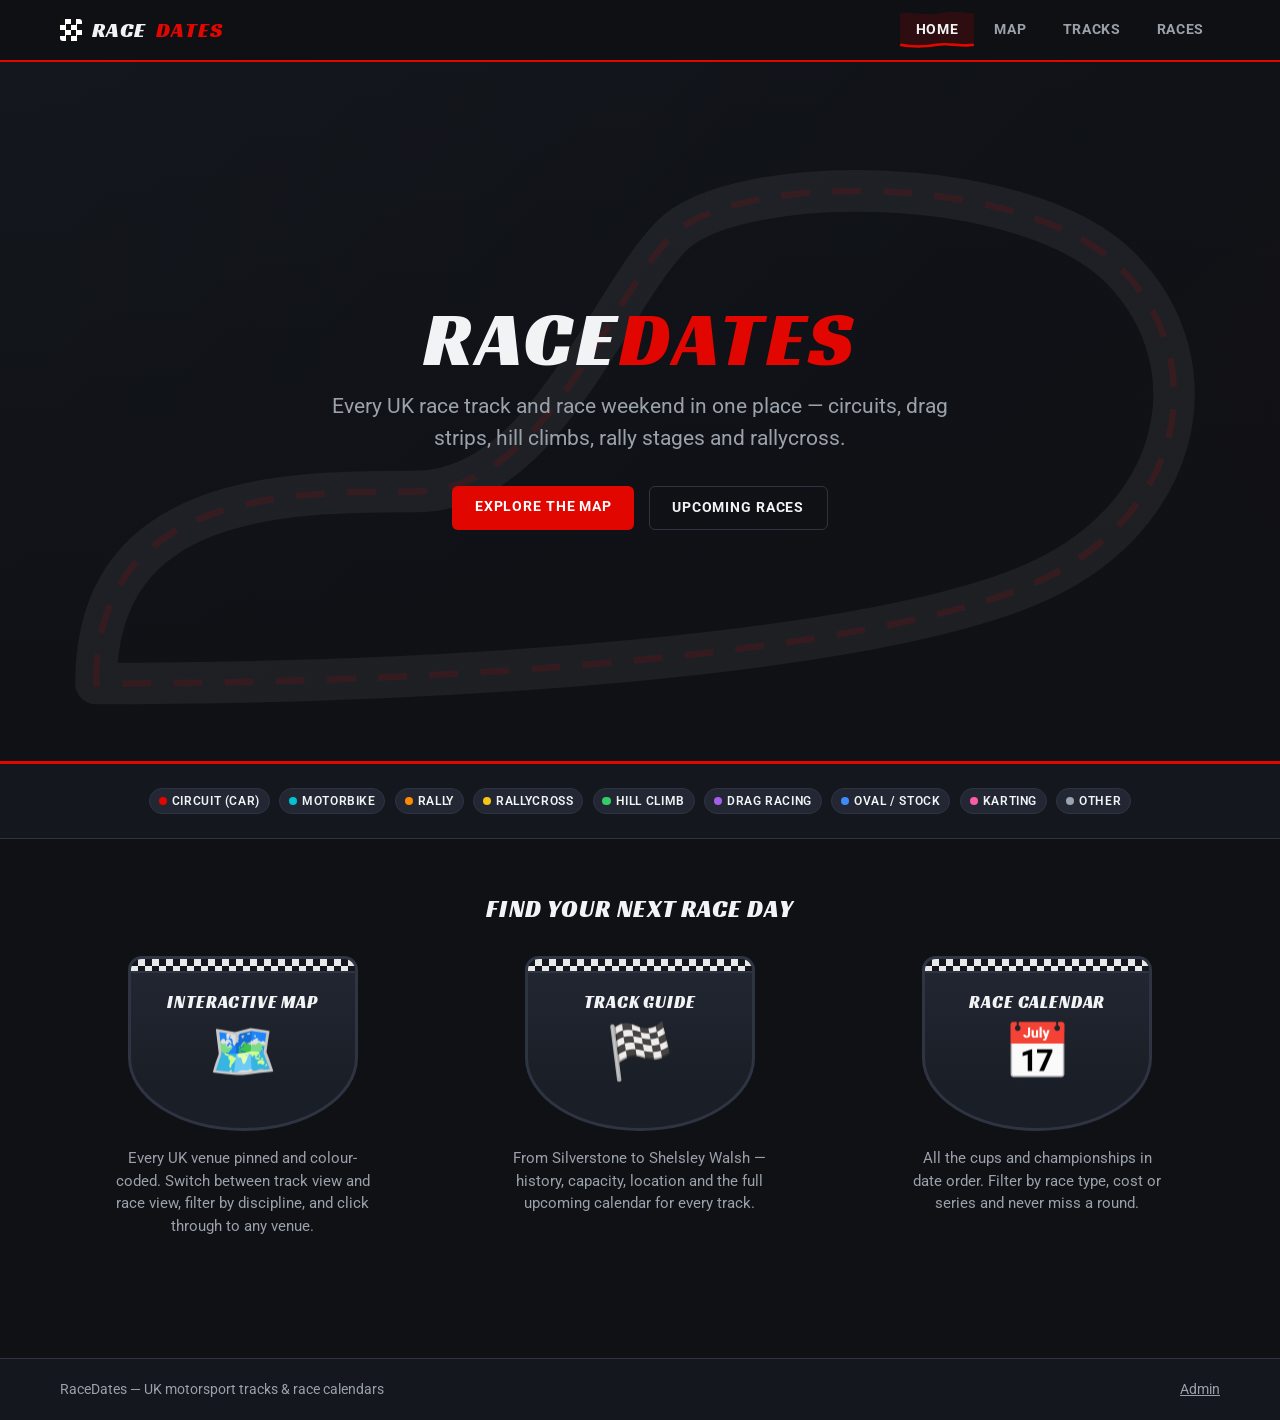
<file: main/index.html>
<!DOCTYPE html>
<html lang="en-GB">
<head>
  <meta charset="UTF-8">
  <meta name="viewport" content="width=device-width, initial-scale=1.0">
  <link rel="icon" type="image/svg+xml" href="favicon.svg">
  <title>RaceDates — UK Motorsport Tracks &amp; Race Calendars</title>
  <meta name="description" content="Every UK race track and race weekend in one place — circuits, drag strips, hill climbs, rally and rallycross.">
  <link rel="preconnect" href="https://fonts.googleapis.com">
  <link href="https://fonts.googleapis.com/css2?family=Racing+Sans+One&family=Roboto:wght@400;500;700&display=swap" rel="stylesheet">
  <link rel="stylesheet" href="css/style.css?v=1.1.6">
</head>
<body>

  <section class="hero">
    <div class="hero-inner">
      <h1>Race<em>Dates</em></h1>
      <p class="tagline">Every UK race track and race weekend in one place — circuits, drag strips, hill climbs, rally stages and rallycross.</p>
      <div class="hero-actions">
        <a class="btn" href="map.html">Explore the Map</a>
        <a class="btn btn-outline" href="races.html">Upcoming Races</a>
      </div>
    </div>
  </section>

  <div class="rt-legend" id="rt-legend" aria-label="Race type colour key"></div>

  <section class="features">
    <div class="container">
      <h2>Find Your Next Race Day</h2>
      <div class="badge-grid">
        <a class="badge-card" href="map.html">
          <span class="badge">
            <span class="badge-flagstrip"></span>
            <span class="badge-title">Interactive Map</span>
            <span class="badge-icon">🗺️</span>
          </span>
          <p class="badge-desc">Every UK venue pinned and colour-coded. Switch between track view and race view, filter by discipline, and click through to any venue.</p>
        </a>
        <a class="badge-card" href="tracks.html">
          <span class="badge">
            <span class="badge-flagstrip"></span>
            <span class="badge-title">Track Guide</span>
            <span class="badge-icon">🏁</span>
          </span>
          <p class="badge-desc">From Silverstone to Shelsley Walsh — history, capacity, location and the full upcoming calendar for every track.</p>
        </a>
        <a class="badge-card" href="races.html">
          <span class="badge">
            <span class="badge-flagstrip"></span>
            <span class="badge-title">Race Calendar</span>
            <span class="badge-icon">📅</span>
          </span>
          <p class="badge-desc">All the cups and championships in date order. Filter by race type, cost or series and never miss a round.</p>
        </a>
      </div>
    </div>
  </section>

  <script src="js/main.js?v=1.1.6"></script>
  <script>
    // Build the race-type colour legend from the shared registry.
    document.getElementById("rt-legend").innerHTML =
      Object.keys(RaceDates.RACE_TYPES).map(RaceDates.raceTypeBadge).join("");

    // Hero background: a random real track photo from the data pipeline.
    RaceDates.getTracks().then((tracks) => {
      const withPhotos = tracks.filter((t) => t.image);
      if (!withPhotos.length) return;
      const pick = withPhotos[Math.floor(Math.random() * withPhotos.length)];
      const img = new Image();
      img.onload = () => {
        document.querySelector(".hero").style.setProperty("--hero-image", `url("${pick.image}")`);
      };
      img.src = pick.image;
    }).catch(() => { /* keep the gradient fallback */ });
  </script>
</body>
</html>
</file>
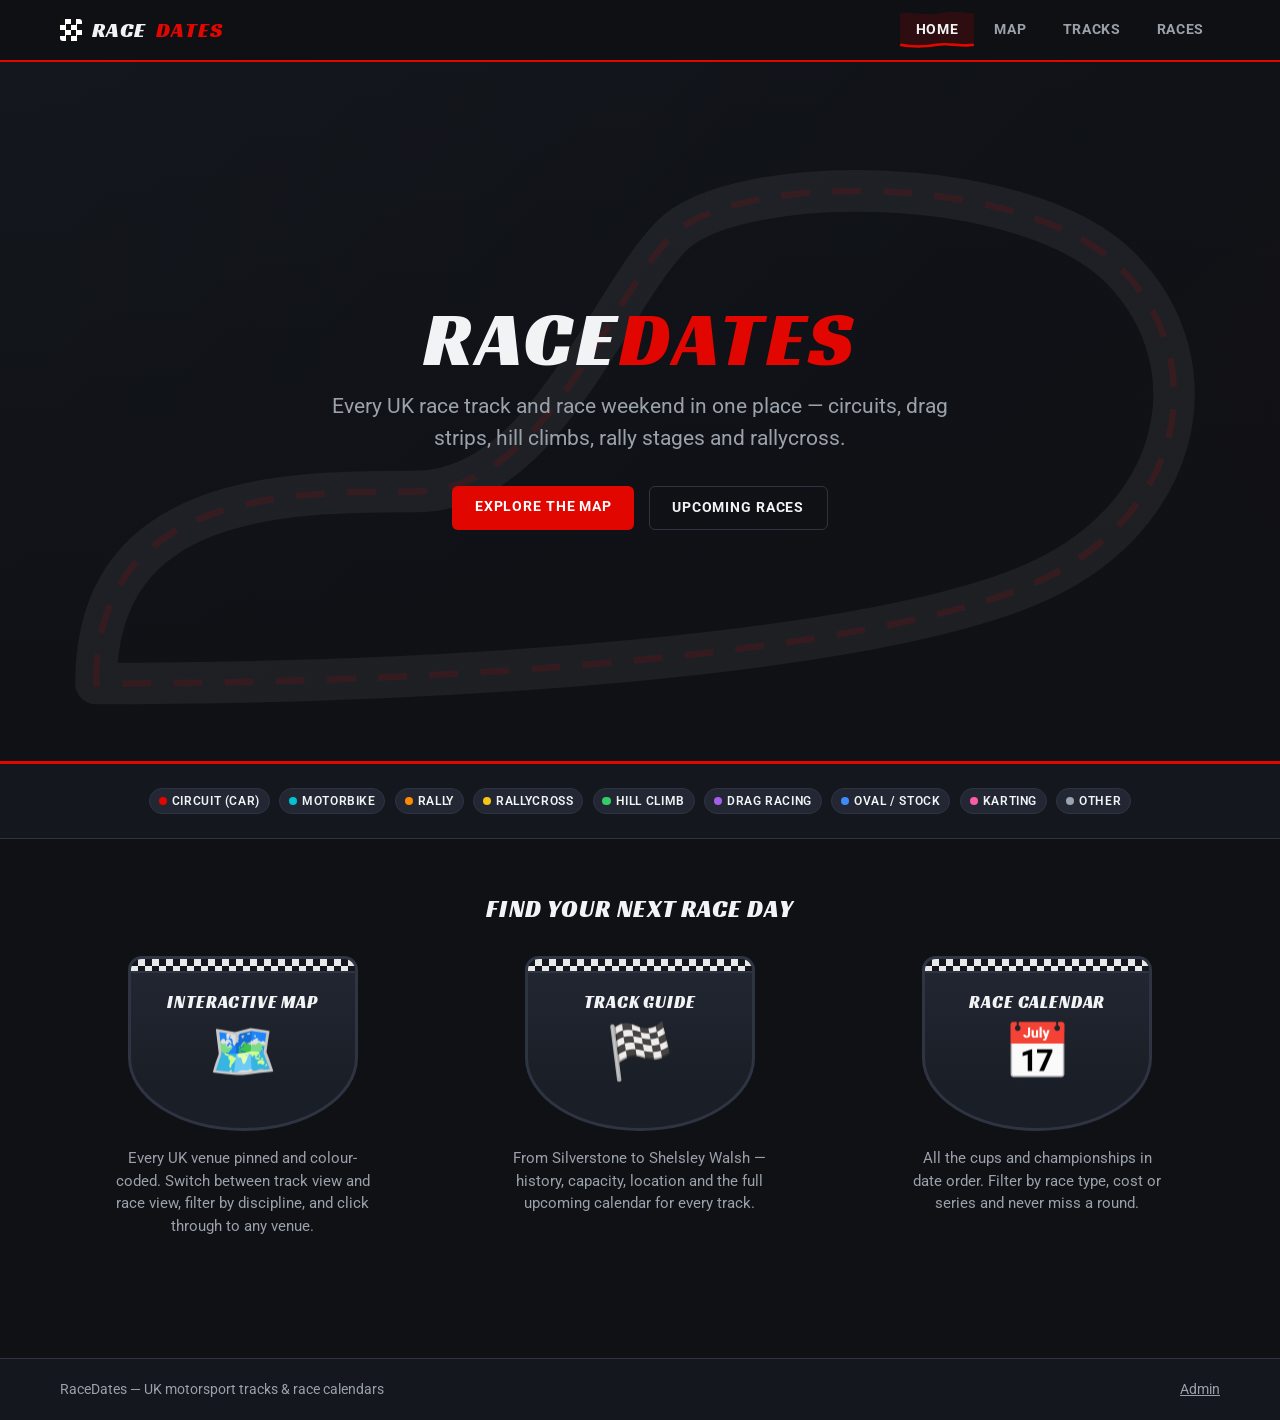
<file: Releases/1.0.0/index.html>
<!DOCTYPE html>
<html lang="en-GB">
<head>
  <meta charset="UTF-8">
  <meta name="viewport" content="width=device-width, initial-scale=1.0">
  <link rel="icon" type="image/svg+xml" href="favicon.svg">
  <title>RaceDates — UK Motorsport Tracks &amp; Race Calendars</title>
  <meta name="description" content="Every UK race track and race weekend in one place — circuits, drag strips, hill climbs, rally and rallycross.">
  <link rel="preconnect" href="https://fonts.googleapis.com">
  <link href="https://fonts.googleapis.com/css2?family=Racing+Sans+One&family=Roboto:wght@400;500;700&display=swap" rel="stylesheet">
  <link rel="stylesheet" href="css/style.css?v=1.0.0">
</head>
<body>

  <section class="hero">
    <div class="hero-inner">
      <h1>Race<em>Dates</em></h1>
      <p class="tagline">Every UK race track and race weekend in one place — circuits, drag strips, hill climbs, rally stages and rallycross.</p>
      <div class="hero-actions">
        <a class="btn" href="map.html">Explore the Map</a>
        <a class="btn btn-outline" href="races.html">Upcoming Races</a>
      </div>
    </div>
  </section>

  <div class="rt-legend" id="rt-legend" aria-label="Race type colour key"></div>

  <section class="features">
    <div class="container">
      <h2>Find Your Next Race Day</h2>
      <div class="badge-grid">
        <a class="badge-card" href="map.html">
          <span class="badge">
            <span class="badge-flagstrip"></span>
            <span class="badge-title">Interactive Map</span>
            <span class="badge-icon">🗺️</span>
          </span>
          <p class="badge-desc">Every UK venue pinned and colour-coded. Switch between track view and race view, filter by discipline, and click through to any venue.</p>
        </a>
        <a class="badge-card" href="tracks.html">
          <span class="badge">
            <span class="badge-flagstrip"></span>
            <span class="badge-title">Track Guide</span>
            <span class="badge-icon">🏁</span>
          </span>
          <p class="badge-desc">From Silverstone to Shelsley Walsh — history, capacity, location and the full upcoming calendar for every track.</p>
        </a>
        <a class="badge-card" href="races.html">
          <span class="badge">
            <span class="badge-flagstrip"></span>
            <span class="badge-title">Race Calendar</span>
            <span class="badge-icon">📅</span>
          </span>
          <p class="badge-desc">All the cups and championships in date order. Filter by race type, cost or series and never miss a round.</p>
        </a>
      </div>
    </div>
  </section>

  <script src="js/main.js?v=1.0.0"></script>
  <script>
    // Build the race-type colour legend from the shared registry.
    document.getElementById("rt-legend").innerHTML =
      Object.keys(RaceDates.RACE_TYPES).map(RaceDates.raceTypeBadge).join("");

    // Hero background: a random real track photo from the data pipeline.
    RaceDates.getTracks().then((tracks) => {
      const withPhotos = tracks.filter((t) => t.image);
      if (!withPhotos.length) return;
      const pick = withPhotos[Math.floor(Math.random() * withPhotos.length)];
      const img = new Image();
      img.onload = () => {
        document.querySelector(".hero").style.setProperty("--hero-image", `url("${pick.image}")`);
      };
      img.src = pick.image;
    }).catch(() => { /* keep the gradient fallback */ });
  </script>
</body>
</html>
</file>
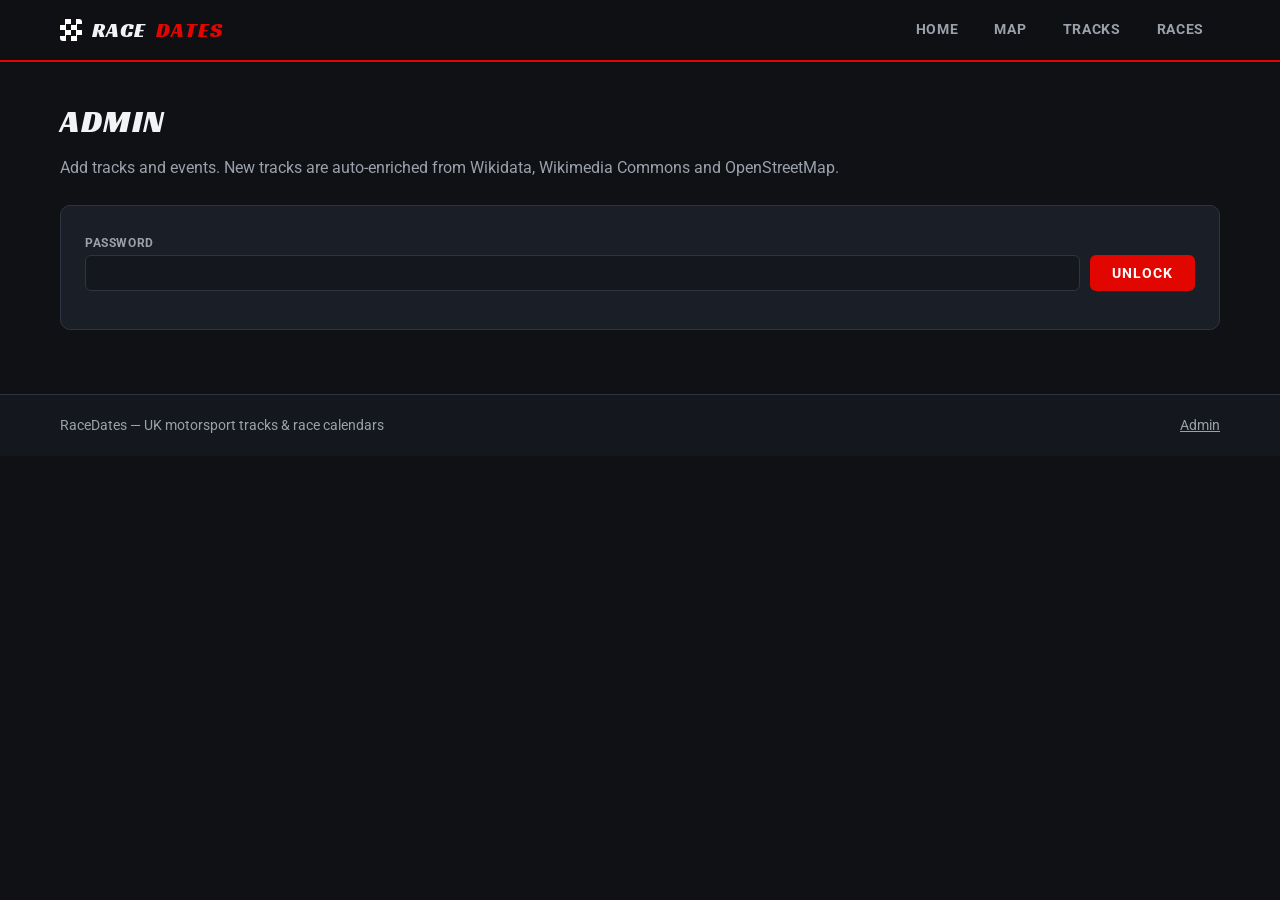
<file: main/admin.html>
<!DOCTYPE html>
<html lang="en-GB">
<head>
  <meta charset="UTF-8">
  <meta name="viewport" content="width=device-width, initial-scale=1.0">
  <link rel="icon" type="image/svg+xml" href="favicon.svg">
  <title>Admin — RaceDates</title>
  <meta name="robots" content="noindex">
  <link rel="preconnect" href="https://fonts.googleapis.com">
  <link href="https://fonts.googleapis.com/css2?family=Racing+Sans+One&family=Roboto:wght@400;500;700&display=swap" rel="stylesheet">
  <link rel="stylesheet" href="css/style.css?v=1.1.6">
</head>
<body>

  <div class="container">
    <div class="page-title">
      <h1>Admin</h1>
      <p>Add tracks and events. New tracks are auto-enriched from Wikidata, Wikimedia Commons and OpenStreetMap.</p>
    </div>

    <!-- Password gate (deterrent only — this is a static site, so treat the
         password as "keep honest people out", not real security) -->
    <div id="admin-lock" class="card admin-panel">
      <label class="filter-label" for="admin-password">Password</label>
      <div style="display:flex;gap:0.6rem;flex-wrap:wrap">
        <input class="filter-input" id="admin-password" type="password" autocomplete="off">
        <button class="btn" id="admin-unlock">Unlock</button>
      </div>
      <p class="admin-hint" id="admin-lock-msg"></p>
    </div>

    <div id="admin-app" hidden>
      <div class="admin-tabs">
        <button class="mode-btn active" data-tab="add-track">Add Track</button>
        <button class="mode-btn" data-tab="discovered">Discovered <span id="discovered-count"></span></button>
        <button class="mode-btn" data-tab="review">Review <span id="review-count"></span></button>
        <button class="mode-btn" data-tab="add-event">Add Event</button>
        <button class="mode-btn" data-tab="publish">Publish <span id="staged-count"></span></button>
      </div>

      <section class="admin-panel card" id="tab-add-track">
        <h2>Add a Track</h2>
        <p class="admin-hint">Type a venue name and search — coordinates, photo, website, opening year and location details are filled in automatically where available. Everything stays editable before staging.</p>
        <div style="display:flex;gap:0.6rem;flex-wrap:wrap">
          <input class="filter-input" id="wd-search" type="search" placeholder="Venue name, e.g. Three Sisters Circuit">
          <button class="btn" id="wd-search-btn">Search</button>
        </div>
        <div id="wd-results"></div>
        <form id="track-form" class="admin-form" autocomplete="off"></form>
      </section>

      <section class="admin-panel card" id="tab-discovered" hidden>
        <h2>Discovered Venues</h2>
        <p class="admin-hint">UK venues the data pipeline found on Wikidata that aren't on the site yet (includes historic circuits — accept only ones that belong). <strong>Auto-add</strong> pulls everything — location, photo, race types, a summary from Wikipedia — and stages the track with no manual input (venues that look closed/former are refused and need Review). <strong>Review</strong> opens the editable form instead. Once committed, the nightly refresh removes the venue from this list automatically.</p>
        <div id="discovered-list"></div>
      </section>

      <section class="admin-panel card" id="tab-review" hidden>
        <h2>Flagged for Review</h2>
        <p class="admin-hint">Venues Auto-add refused because they look closed or defunct. They stay out of the Discovered tab permanently (publish to make the flags stick beyond this session). <strong>Add anyway</strong> opens the editable form; <strong>Unflag</strong> sends one back to Discovered.</p>
        <div id="review-list"></div>
      </section>

      <section class="admin-panel card" id="tab-add-event" hidden>
        <h2>Add an Event</h2>
        <p class="admin-hint">For one-off events or series without a scraper yet. Scraped series (BTCC, BSB, British GT, Hillclimb, Santa Pod) are replaced by the nightly refresh — manual events for those series will be overwritten.</p>
        <form id="event-form" class="admin-form" autocomplete="off"></form>
      </section>

      <section class="admin-panel card" id="tab-publish" hidden>
        <h2>Publish Changes</h2>
        <div id="staged-list"><p class="admin-hint">Nothing staged yet.</p></div>
        <div id="publish-controls" hidden>
          <hr class="admin-rule">
          <p class="admin-hint">Committing pushes the updated data to GitHub, which redeploys the live site automatically (about a minute). The token is used only for these requests and never stored — a fine-grained token with <em>Contents: read &amp; write</em> on the RaceDates repo is enough.</p>
          <label class="filter-label" for="gh-token">GitHub token</label>
          <div style="display:flex;gap:0.6rem;flex-wrap:wrap">
            <input class="filter-input" id="gh-token" type="password" autocomplete="off">
            <button class="btn" id="commit-btn">Commit to GitHub</button>
            <button class="btn btn-outline" id="download-btn">Download files instead</button>
          </div>
          <p class="admin-hint" id="publish-msg"></p>
        </div>
      </section>
    </div>
  </div>

  <script src="js/main.js?v=1.1.6"></script>
  <script src="js/admin.js?v=1.1.6"></script>
</body>
</html>
</file>
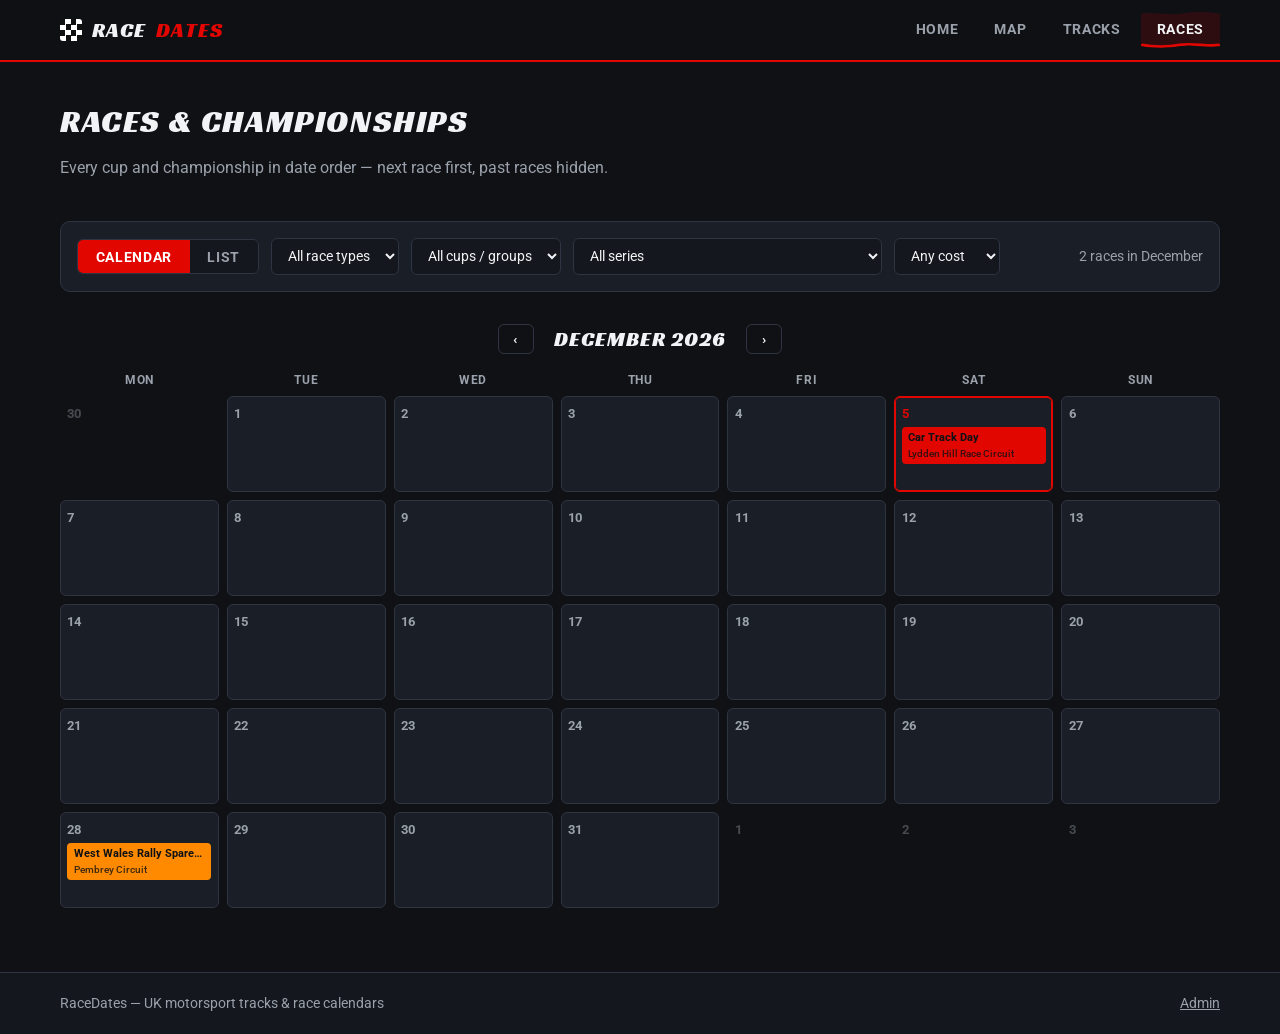
<file: main/races.html>
<!DOCTYPE html>
<html lang="en-GB">
<head>
  <meta charset="UTF-8">
  <meta name="viewport" content="width=device-width, initial-scale=1.0">
  <link rel="icon" type="image/svg+xml" href="favicon.svg">
  <title>Races — RaceDates</title>
  <link rel="preconnect" href="https://fonts.googleapis.com">
  <link href="https://fonts.googleapis.com/css2?family=Racing+Sans+One&family=Roboto:wght@400;500;700&display=swap" rel="stylesheet">
  <link rel="stylesheet" href="css/style.css?v=1.1.6">
</head>
<body>

  <div class="container">
    <div class="page-title">
      <h1>Races &amp; Championships</h1>
      <p>Every cup and championship in date order — next race first, past races hidden.</p>
    </div>

    <div class="filter-bar">
      <div class="mode-toggle" role="tablist" aria-label="View mode">
        <button class="mode-btn active" id="view-calendar" role="tab" aria-selected="true">Calendar</button>
        <button class="mode-btn" id="view-list" role="tab" aria-selected="false">List</button>
      </div>
      <select class="filter-select" id="filter-racetype" aria-label="Filter by race type"></select>
      <select class="filter-select" id="filter-group" aria-label="Filter by cup or group"></select>
      <select class="filter-select" id="filter-series" aria-label="Filter by series"></select>
      <select class="filter-select" id="filter-cost" aria-label="Filter by cost"></select>
      <label class="filter-label" id="filter-past-label" style="display:flex;align-items:center;gap:0.4rem;cursor:pointer">
        <input type="checkbox" id="filter-past"> Include past
      </label>
      <span class="filter-count" id="race-count"></span>
    </div>

    <ul class="race-list" id="race-list"></ul>

    <div id="calendar-view" hidden>
      <div class="cal-nav">
        <button class="btn btn-outline" id="cal-prev" aria-label="Previous month">‹</button>
        <h2 id="cal-label"></h2>
        <button class="btn btn-outline" id="cal-next" aria-label="Next month">›</button>
      </div>
      <div class="cal-scroll">
        <div class="cal-weekdays">
          <span>Mon</span><span>Tue</span><span>Wed</span><span>Thu</span><span>Fri</span><span>Sat</span><span>Sun</span>
        </div>
        <div class="cal-grid" id="cal-grid"></div>
      </div>
    </div>
  </div>

  <script src="js/main.js?v=1.1.6"></script>
  <script src="js/races.js?v=1.1.6"></script>
</body>
</html>
</file>
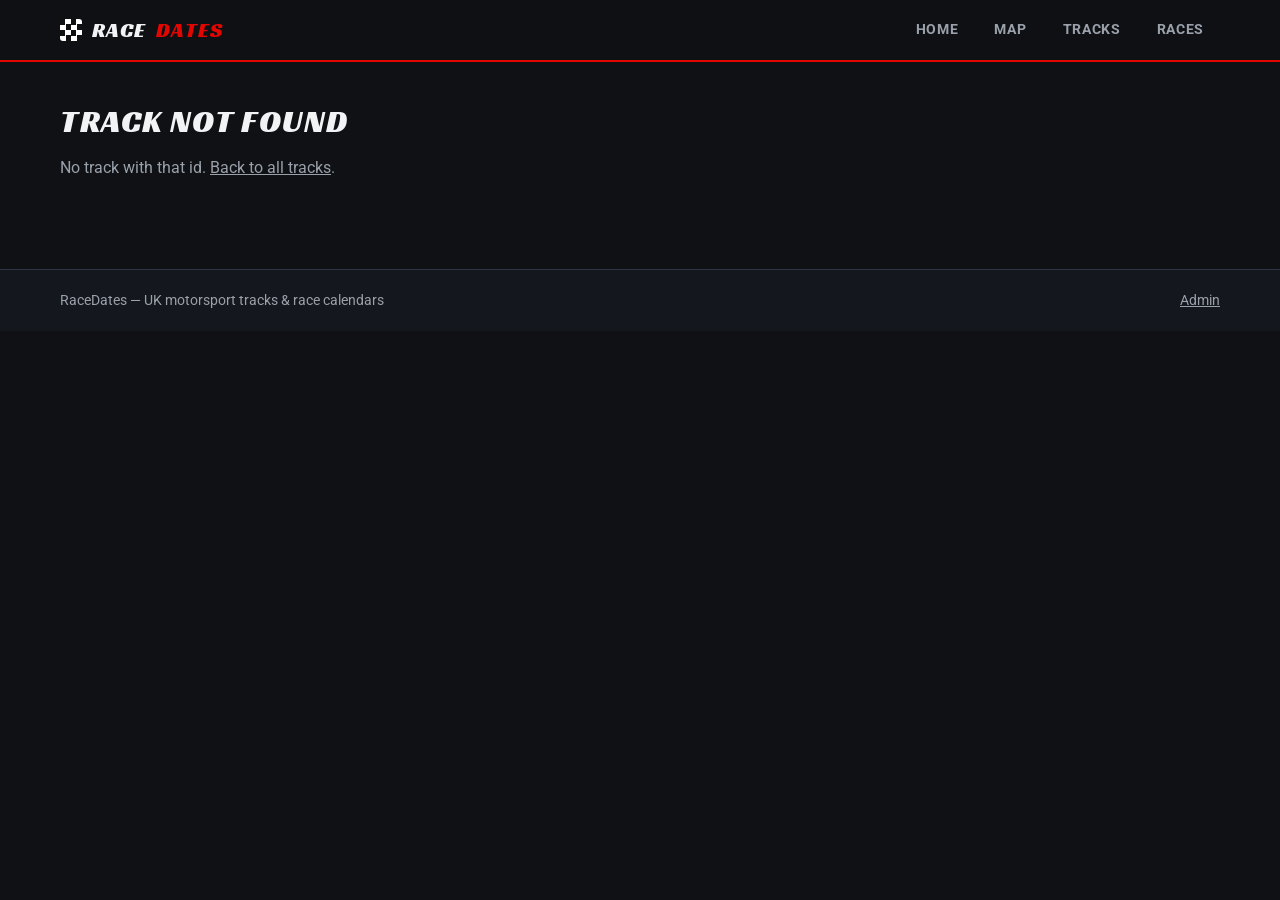
<file: main/track.html>
<!DOCTYPE html>
<html lang="en-GB">
<head>
  <meta charset="UTF-8">
  <meta name="viewport" content="width=device-width, initial-scale=1.0">
  <link rel="icon" type="image/svg+xml" href="favicon.svg">
  <title>Track — RaceDates</title>
  <link rel="preconnect" href="https://fonts.googleapis.com">
  <link href="https://fonts.googleapis.com/css2?family=Racing+Sans+One&family=Roboto:wght@400;500;700&display=swap" rel="stylesheet">
  <link rel="stylesheet" href="css/style.css?v=1.1.6">
</head>
<body>

  <div class="container" id="track-detail">
    <div class="page-title"><p>Loading track…</p></div>
  </div>

  <script src="js/main.js?v=1.1.6"></script>
  <script src="js/track.js?v=1.1.6"></script>
</body>
</html>
</file>
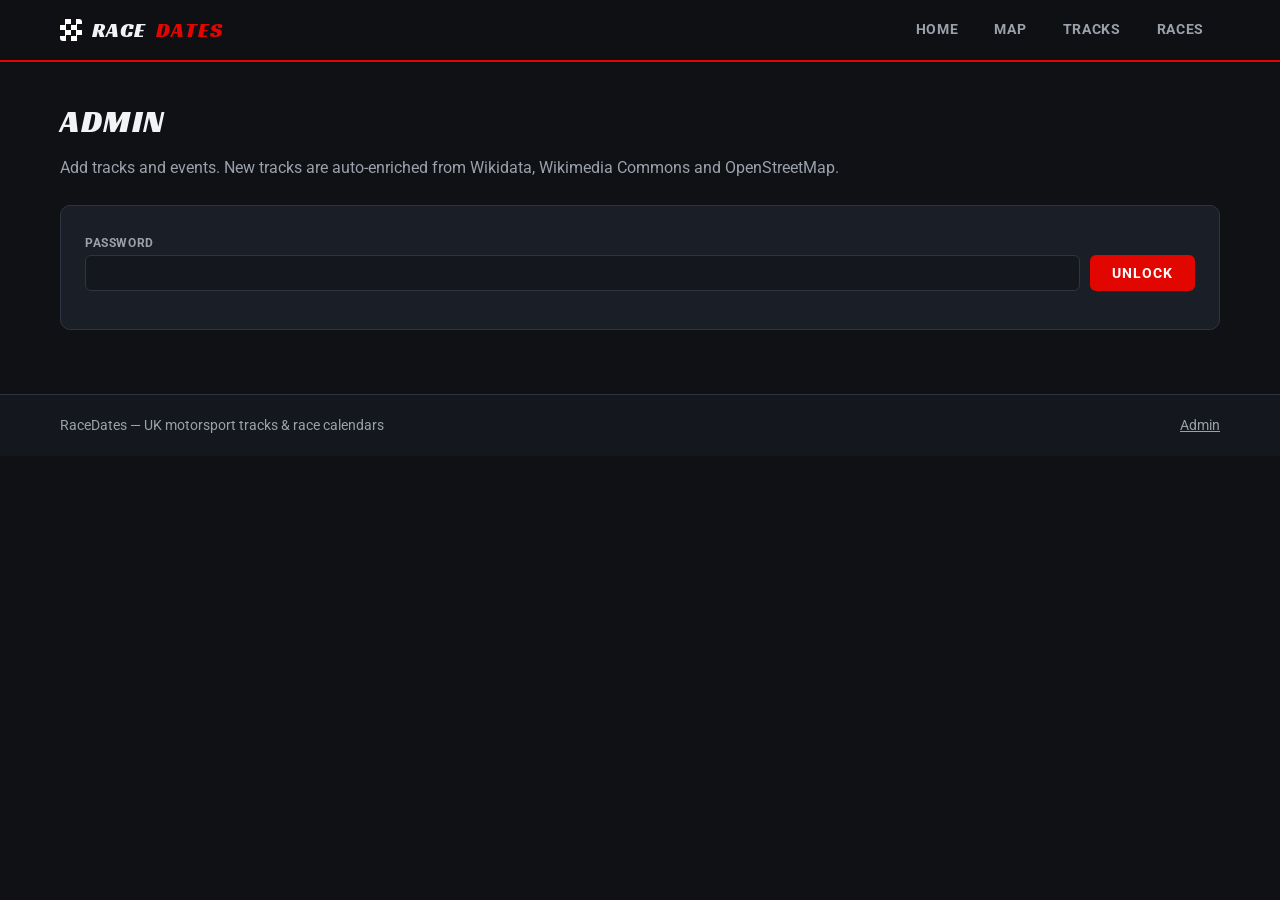
<file: Releases/1.0.0/admin.html>
<!DOCTYPE html>
<html lang="en-GB">
<head>
  <meta charset="UTF-8">
  <meta name="viewport" content="width=device-width, initial-scale=1.0">
  <link rel="icon" type="image/svg+xml" href="favicon.svg">
  <title>Admin — RaceDates</title>
  <meta name="robots" content="noindex">
  <link rel="preconnect" href="https://fonts.googleapis.com">
  <link href="https://fonts.googleapis.com/css2?family=Racing+Sans+One&family=Roboto:wght@400;500;700&display=swap" rel="stylesheet">
  <link rel="stylesheet" href="css/style.css?v=1.0.0">
</head>
<body>

  <div class="container">
    <div class="page-title">
      <h1>Admin</h1>
      <p>Add tracks and events. New tracks are auto-enriched from Wikidata, Wikimedia Commons and OpenStreetMap.</p>
    </div>

    <!-- Password gate (deterrent only — this is a static site, so treat the
         password as "keep honest people out", not real security) -->
    <div id="admin-lock" class="card admin-panel">
      <label class="filter-label" for="admin-password">Password</label>
      <div style="display:flex;gap:0.6rem;flex-wrap:wrap">
        <input class="filter-input" id="admin-password" type="password" autocomplete="off">
        <button class="btn" id="admin-unlock">Unlock</button>
      </div>
      <p class="admin-hint" id="admin-lock-msg"></p>
    </div>

    <div id="admin-app" hidden>
      <div class="admin-tabs">
        <button class="mode-btn active" data-tab="add-track">Add Track</button>
        <button class="mode-btn" data-tab="discovered">Discovered <span id="discovered-count"></span></button>
        <button class="mode-btn" data-tab="review">Review <span id="review-count"></span></button>
        <button class="mode-btn" data-tab="add-event">Add Event</button>
        <button class="mode-btn" data-tab="publish">Publish <span id="staged-count"></span></button>
      </div>

      <section class="admin-panel card" id="tab-add-track">
        <h2>Add a Track</h2>
        <p class="admin-hint">Type a venue name and search — coordinates, photo, website, opening year and location details are filled in automatically where available. Everything stays editable before staging.</p>
        <div style="display:flex;gap:0.6rem;flex-wrap:wrap">
          <input class="filter-input" id="wd-search" type="search" placeholder="Venue name, e.g. Three Sisters Circuit">
          <button class="btn" id="wd-search-btn">Search</button>
        </div>
        <div id="wd-results"></div>
        <form id="track-form" class="admin-form" autocomplete="off"></form>
      </section>

      <section class="admin-panel card" id="tab-discovered" hidden>
        <h2>Discovered Venues</h2>
        <p class="admin-hint">UK venues the data pipeline found on Wikidata that aren't on the site yet (includes historic circuits — accept only ones that belong). <strong>Auto-add</strong> pulls everything — location, photo, race types, a summary from Wikipedia — and stages the track with no manual input (venues that look closed/former are refused and need Review). <strong>Review</strong> opens the editable form instead. Once committed, the nightly refresh removes the venue from this list automatically.</p>
        <div id="discovered-list"></div>
      </section>

      <section class="admin-panel card" id="tab-review" hidden>
        <h2>Flagged for Review</h2>
        <p class="admin-hint">Venues Auto-add refused because they look closed or defunct. They stay out of the Discovered tab permanently (publish to make the flags stick beyond this session). <strong>Add anyway</strong> opens the editable form; <strong>Unflag</strong> sends one back to Discovered.</p>
        <div id="review-list"></div>
      </section>

      <section class="admin-panel card" id="tab-add-event" hidden>
        <h2>Add an Event</h2>
        <p class="admin-hint">For one-off events or series without a scraper yet. Scraped series (BTCC, BSB, British GT, Hillclimb, Santa Pod) are replaced by the nightly refresh — manual events for those series will be overwritten.</p>
        <form id="event-form" class="admin-form" autocomplete="off"></form>
      </section>

      <section class="admin-panel card" id="tab-publish" hidden>
        <h2>Publish Changes</h2>
        <div id="staged-list"><p class="admin-hint">Nothing staged yet.</p></div>
        <div id="publish-controls" hidden>
          <hr class="admin-rule">
          <p class="admin-hint">Committing pushes the updated data to GitHub, which redeploys the live site automatically (about a minute). The token is used only for these requests and never stored — a fine-grained token with <em>Contents: read &amp; write</em> on the RaceDates repo is enough.</p>
          <label class="filter-label" for="gh-token">GitHub token</label>
          <div style="display:flex;gap:0.6rem;flex-wrap:wrap">
            <input class="filter-input" id="gh-token" type="password" autocomplete="off">
            <button class="btn" id="commit-btn">Commit to GitHub</button>
            <button class="btn btn-outline" id="download-btn">Download files instead</button>
          </div>
          <p class="admin-hint" id="publish-msg"></p>
        </div>
      </section>
    </div>
  </div>

  <script src="js/main.js?v=1.0.0"></script>
  <script src="js/admin.js?v=1.0.0"></script>
</body>
</html>
</file>
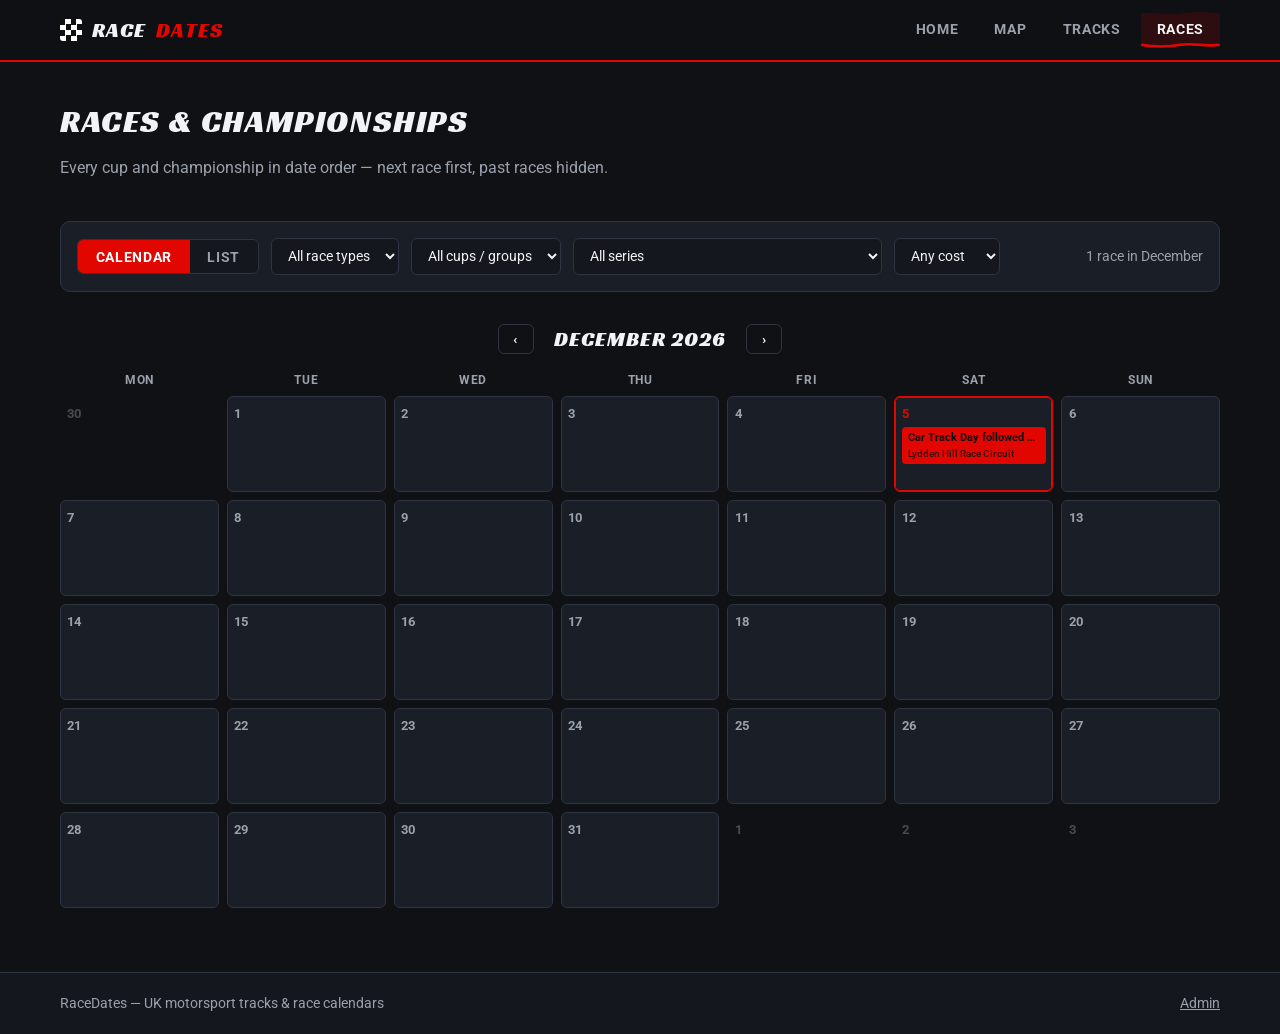
<file: Releases/1.0.0/races.html>
<!DOCTYPE html>
<html lang="en-GB">
<head>
  <meta charset="UTF-8">
  <meta name="viewport" content="width=device-width, initial-scale=1.0">
  <link rel="icon" type="image/svg+xml" href="favicon.svg">
  <title>Races — RaceDates</title>
  <link rel="preconnect" href="https://fonts.googleapis.com">
  <link href="https://fonts.googleapis.com/css2?family=Racing+Sans+One&family=Roboto:wght@400;500;700&display=swap" rel="stylesheet">
  <link rel="stylesheet" href="css/style.css?v=1.0.0">
</head>
<body>

  <div class="container">
    <div class="page-title">
      <h1>Races &amp; Championships</h1>
      <p>Every cup and championship in date order — next race first, past races hidden.</p>
    </div>

    <div class="filter-bar">
      <div class="mode-toggle" role="tablist" aria-label="View mode">
        <button class="mode-btn active" id="view-calendar" role="tab" aria-selected="true">Calendar</button>
        <button class="mode-btn" id="view-list" role="tab" aria-selected="false">List</button>
      </div>
      <select class="filter-select" id="filter-racetype" aria-label="Filter by race type"></select>
      <select class="filter-select" id="filter-group" aria-label="Filter by cup or group"></select>
      <select class="filter-select" id="filter-series" aria-label="Filter by series"></select>
      <select class="filter-select" id="filter-cost" aria-label="Filter by cost"></select>
      <label class="filter-label" id="filter-past-label" style="display:flex;align-items:center;gap:0.4rem;cursor:pointer">
        <input type="checkbox" id="filter-past"> Include past
      </label>
      <span class="filter-count" id="race-count"></span>
    </div>

    <ul class="race-list" id="race-list"></ul>

    <div id="calendar-view" hidden>
      <div class="cal-nav">
        <button class="btn btn-outline" id="cal-prev" aria-label="Previous month">‹</button>
        <h2 id="cal-label"></h2>
        <button class="btn btn-outline" id="cal-next" aria-label="Next month">›</button>
      </div>
      <div class="cal-scroll">
        <div class="cal-weekdays">
          <span>Mon</span><span>Tue</span><span>Wed</span><span>Thu</span><span>Fri</span><span>Sat</span><span>Sun</span>
        </div>
        <div class="cal-grid" id="cal-grid"></div>
      </div>
    </div>
  </div>

  <script src="js/main.js?v=1.0.0"></script>
  <script src="js/races.js?v=1.0.0"></script>
</body>
</html>
</file>
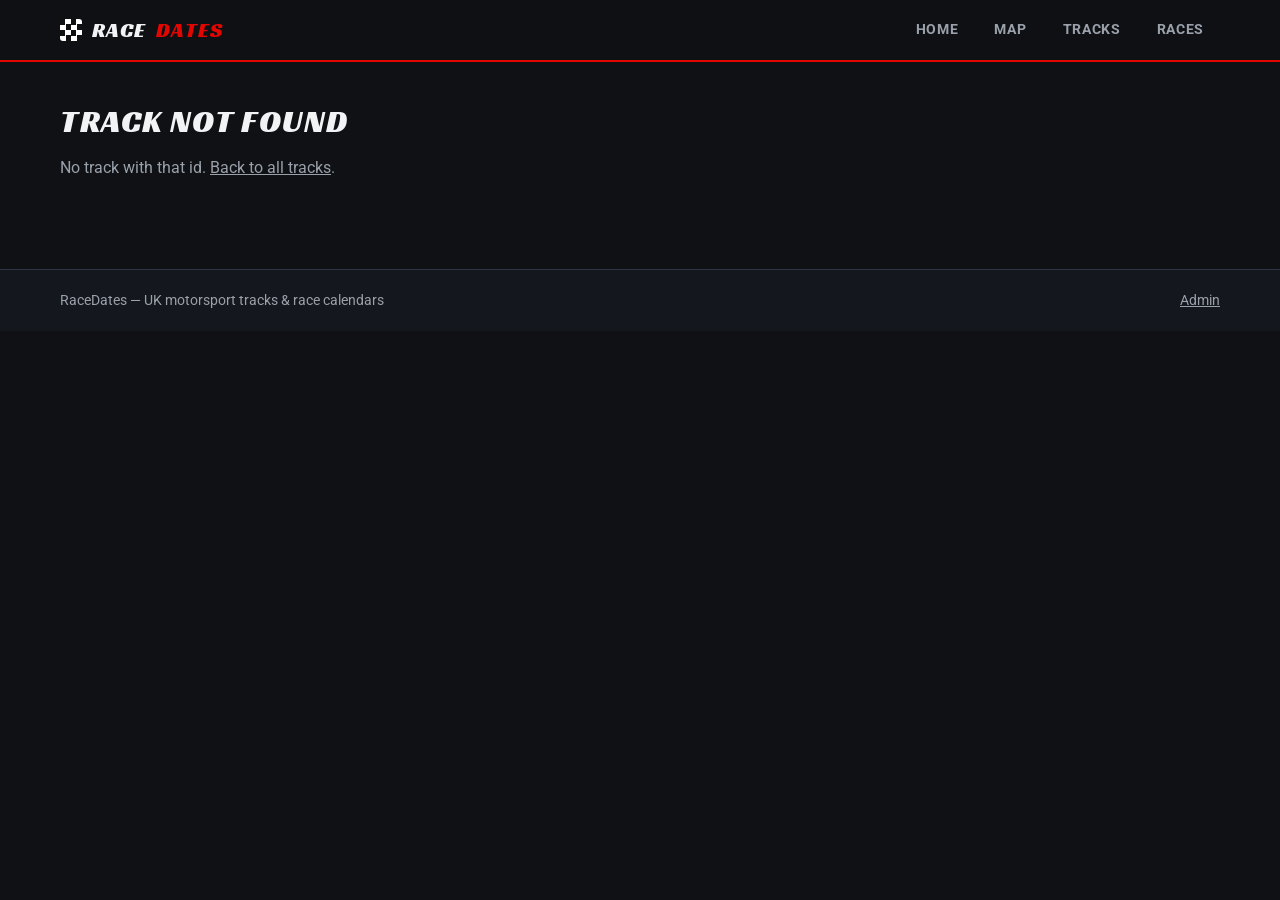
<file: Releases/1.0.0/track.html>
<!DOCTYPE html>
<html lang="en-GB">
<head>
  <meta charset="UTF-8">
  <meta name="viewport" content="width=device-width, initial-scale=1.0">
  <link rel="icon" type="image/svg+xml" href="favicon.svg">
  <title>Track — RaceDates</title>
  <link rel="preconnect" href="https://fonts.googleapis.com">
  <link href="https://fonts.googleapis.com/css2?family=Racing+Sans+One&family=Roboto:wght@400;500;700&display=swap" rel="stylesheet">
  <link rel="stylesheet" href="css/style.css?v=1.0.0">
</head>
<body>

  <div class="container" id="track-detail">
    <div class="page-title"><p>Loading track…</p></div>
  </div>

  <script src="js/main.js?v=1.0.0"></script>
  <script src="js/track.js?v=1.0.0"></script>
</body>
</html>
</file>
<file: main/css/style.css>
/* ==========================================================================
   RaceDates — Design System
   Dark "asphalt" motorsport theme. Every race type has its own identifying
   colour, used consistently for map pins, cards, filter chips and calendar
   entries across the whole site.
   ========================================================================== */

/* Fonts (both free from Google Fonts, no licensing restrictions):
   - Racing Sans One — titles and headings (single weight, 400).
   - Roboto — everything else.
   Previously used fonts, logged for future reference: Titillium Web
   (v0.1.0, free) and Victory Striker Sans Demo (v0.1.1, personal-use only —
   dropped over licensing). */

:root {
  /* Core palette */
  --bg: #0f1115;
  --bg-alt: #14171d;
  --surface: #1a1e26;
  --surface-raised: #222733;
  --border: #2e3442;
  --text: #f2f3f5;
  --text-muted: #9aa1ab;
  --accent: #e10600;          /* racing red — primary brand accent */
  --accent-soft: rgba(225, 6, 0, 0.15);

  /* Race-type colours (the category system) */
  --rt-circuit: #e10600;      /* car circuit racing  */
  --rt-moto: #00c2d1;         /* motorbike racing    */
  --rt-rally: #ff8a00;        /* rally               */
  --rt-rallycross: #f5c518;   /* rallycross          */
  --rt-hillclimb: #33cc66;    /* hill climb          */
  --rt-drag: #a55eea;         /* drag racing         */
  --rt-oval: #3d8bfd;         /* oval / stock        */
  --rt-karting: #ff5ca8;      /* karting             */
  --rt-other: #9aa4b0;        /* other (top speed, sprints, shows) */

  --radius: 10px;
  --radius-sm: 6px;
  --shadow: 0 4px 20px rgba(0, 0, 0, 0.45);
  --font: "Roboto", "Segoe UI", system-ui, sans-serif;
  --font-display: "Racing Sans One", "Roboto", "Segoe UI", system-ui, sans-serif;
  --max-width: 1200px;

  /* Wavy-flag silhouette applied to cards and nav boxes (preserveAspectRatio
     none lets one mask stretch to any element size). */
  --flag-mask: url("data:image/svg+xml,%3Csvg xmlns='http://www.w3.org/2000/svg' viewBox='0 0 100 100' preserveAspectRatio='none'%3E%3Cpath d='M0 7 C 15 1 35 13 50 7 S 85 1 100 7 L 100 93 C 85 99 65 87 50 93 S 15 99 0 93 Z' fill='black'/%3E%3C/svg%3E");
}

* { box-sizing: border-box; }

html, body {
  margin: 0;
  padding: 0;
  background: var(--bg);
  color: var(--text);
  font-family: var(--font);
  line-height: 1.55;
}

img { max-width: 100%; display: block; }

a { color: inherit; }

h1, h2, h3, h4 {
  font-family: var(--font-display);
  /* Racing Sans One ships a single weight — 400. Anything heavier gets
     synthesised (and distorted) by the browser. */
  font-weight: 400;
  text-transform: uppercase;
  letter-spacing: 0.05em;
  line-height: 1.2;
  margin: 0 0 0.5em;
}

.container {
  max-width: var(--max-width);
  margin: 0 auto;
  padding: 0 1.25rem;
}

/* --------------------------------------------------------------------------
   Header / navigation (injected by js/main.js)
   -------------------------------------------------------------------------- */

.site-header {
  position: sticky;
  top: 0;
  z-index: 1000;
  background: rgba(15, 17, 21, 0.92);
  backdrop-filter: blur(8px);
  border-bottom: 2px solid var(--accent);
}

.site-header .container {
  display: flex;
  align-items: center;
  justify-content: space-between;
  gap: 1rem;
  height: 60px;
}

.brand {
  display: flex;
  align-items: center;
  gap: 0.6rem;
  font-family: var(--font-display);
  font-size: 1.3rem;
  font-weight: 400;
  text-transform: uppercase;
  letter-spacing: 0.06em;
  text-decoration: none;
}

.brand .flag {
  width: 22px;
  height: 22px;
  background:
    conic-gradient(#fff 90deg, #111 90deg 180deg, #fff 180deg 270deg, #111 270deg) 0 0 / 11px 11px;
  border-radius: 3px;
  flex-shrink: 0;
}

.brand em {
  color: var(--accent);
  font-style: normal;
}

.site-nav {
  display: flex;
  gap: 0.25rem;
}

.site-nav a {
  padding: 0.55rem 1rem;
  text-decoration: none;
  color: var(--text-muted);
  font-weight: 700;
  text-transform: uppercase;
  letter-spacing: 0.05em;
  font-size: 0.85rem;
  transition: color 0.15s, background 0.15s;
  /* Wavy-flag shaped hover/active background */
  -webkit-mask: var(--flag-mask) center / 100% 100% no-repeat;
  mask: var(--flag-mask) center / 100% 100% no-repeat;
}

.site-nav a:hover { color: var(--text); background: var(--surface-raised); }

.site-nav a.active {
  color: var(--text);
  background-color: var(--accent-soft);
  /* Red underline that follows the wavy bottom edge: an SVG stroke tracing
     the same curve as --flag-mask's bottom, nudged up so it isn't clipped. */
  background-image: url("data:image/svg+xml,%3Csvg xmlns='http://www.w3.org/2000/svg' viewBox='0 0 100 100' preserveAspectRatio='none'%3E%3Cpath d='M100 89 C 85 95 65 83 50 89 S 15 95 0 89' fill='none' stroke='%23e10600' stroke-width='7'/%3E%3C/svg%3E");
  background-size: 100% 100%;
}

/* --------------------------------------------------------------------------
   Footer (injected by js/main.js)
   -------------------------------------------------------------------------- */

.site-footer {
  margin-top: 4rem;
  border-top: 1px solid var(--border);
  background: var(--bg-alt);
  color: var(--text-muted);
  font-size: 0.85rem;
}

.site-footer .container {
  display: flex;
  justify-content: space-between;
  align-items: center;
  flex-wrap: wrap;
  gap: 0.5rem;
  padding-top: 1.25rem;
  padding-bottom: 1.25rem;
}

.site-footer a { color: var(--text-muted); }

/* --------------------------------------------------------------------------
   Race-type badges & chips
   -------------------------------------------------------------------------- */

.rt-badge {
  display: inline-flex;
  align-items: center;
  gap: 0.4em;
  padding: 0.2em 0.7em;
  border-radius: 999px;
  font-size: 0.78rem;
  font-weight: 600;
  text-transform: uppercase;
  letter-spacing: 0.05em;
  background: var(--surface-raised);
  border: 1px solid var(--border);
}

.rt-badge::before {
  content: "";
  width: 0.65em;
  height: 0.65em;
  border-radius: 50%;
  background: var(--rt, var(--text-muted));
}

/* Assign colours via data attribute */
[data-racetype="circuit"]    { --rt: var(--rt-circuit); }
[data-racetype="moto"]       { --rt: var(--rt-moto); }
[data-racetype="rally"]      { --rt: var(--rt-rally); }
[data-racetype="rallycross"] { --rt: var(--rt-rallycross); }
[data-racetype="hillclimb"]  { --rt: var(--rt-hillclimb); }
[data-racetype="drag"]       { --rt: var(--rt-drag); }
[data-racetype="oval"]       { --rt: var(--rt-oval); }
[data-racetype="karting"]    { --rt: var(--rt-karting); }
[data-racetype="other"]      { --rt: var(--rt-other); }

/* --------------------------------------------------------------------------
   Cards & grids
   -------------------------------------------------------------------------- */

.card {
  background: var(--surface);
  border: 1px solid var(--border);
  border-radius: var(--radius);
  overflow: hidden;
  transition: transform 0.15s, border-color 0.15s;
}

.card:hover { transform: translateY(-3px); border-color: var(--accent); }

.card-grid {
  display: grid;
  grid-template-columns: repeat(auto-fill, minmax(260px, 1fr));
  gap: 1.25rem;
}

/* --------------------------------------------------------------------------
   Buttons
   -------------------------------------------------------------------------- */

.btn {
  display: inline-block;
  padding: 0.6rem 1.4rem;
  border-radius: var(--radius-sm);
  border: none;
  font-family: var(--font);
  font-weight: 700;
  font-size: 0.9rem;
  text-transform: uppercase;
  letter-spacing: 0.06em;
  text-decoration: none;
  cursor: pointer;
  background: var(--accent);
  color: #fff;
  transition: filter 0.15s, transform 0.1s;
}

.btn:hover { filter: brightness(1.15); }
.btn:active { transform: scale(0.98); }

.btn-outline {
  background: transparent;
  color: var(--text);
  border: 1px solid var(--border);
}

.btn-outline:hover { border-color: var(--accent); color: var(--accent); filter: none; }

/* --------------------------------------------------------------------------
   Landing page
   -------------------------------------------------------------------------- */

.hero {
  position: relative;
  min-height: 78vh;
  display: flex;
  align-items: center;
  justify-content: center;
  text-align: center;
  overflow: hidden;
  background:
    linear-gradient(rgba(15, 17, 21, 0.55), rgba(15, 17, 21, 0.92) 85%),
    var(--hero-image, linear-gradient(135deg, #1b2029 0%, #10131a 60%, #201316 100%));
  background-size: cover;
  background-position: center;
  border-bottom: 3px solid var(--accent);
}

/* Subtle circuit-line decoration behind the hero text */
.hero::before {
  content: "";
  position: absolute;
  inset: 0;
  background-image: url("data:image/svg+xml,%3Csvg xmlns='http://www.w3.org/2000/svg' viewBox='0 0 800 500' fill='none'%3E%3Cpath d='M60 420 C60 300 180 300 260 300 S380 180 420 140 S640 100 700 160 S740 320 640 360 S300 420 60 420 Z' stroke='%23ffffff' stroke-opacity='0.06' stroke-width='26' stroke-linejoin='round'/%3E%3Cpath d='M60 420 C60 300 180 300 260 300 S380 180 420 140 S640 100 700 160 S740 320 640 360 S300 420 60 420 Z' stroke='%23e10600' stroke-opacity='0.12' stroke-width='4' stroke-dasharray='18 14' stroke-linejoin='round'/%3E%3C/svg%3E");
  background-size: cover;
  background-position: center;
  pointer-events: none;
}

.hero-inner { position: relative; padding: 3rem 1.25rem; }

.hero h1 {
  font-size: clamp(2.6rem, 7vw, 4.8rem);
  margin-bottom: 0.3rem;
}

.hero h1 em { color: var(--accent); font-style: normal; }

.hero p.tagline {
  font-size: clamp(1rem, 2.2vw, 1.3rem);
  color: var(--text-muted);
  max-width: 640px;
  margin: 0 auto 2rem;
}

.hero-actions {
  display: flex;
  gap: 0.9rem;
  justify-content: center;
  flex-wrap: wrap;
}

/* Race-type legend strip on the landing page */
.rt-legend {
  display: flex;
  flex-wrap: wrap;
  gap: 0.6rem;
  justify-content: center;
  padding: 1.5rem 1.25rem;
  background: var(--bg-alt);
  border-bottom: 1px solid var(--border);
}

/* Feature cards on the landing page */
.features {
  padding: 3.5rem 0;
}

.features h2 { text-align: center; margin-bottom: 2rem; }

/* Racing badges on the landing page — shield/crest shapes with a chequered
   strip across the top, a title, and a large central icon. */
.badge-grid {
  display: grid;
  grid-template-columns: repeat(auto-fit, minmax(230px, 1fr));
  gap: 2rem;
  justify-items: center;
}

.badge-card {
  display: flex;
  flex-direction: column;
  align-items: center;
  gap: 1rem;
  text-decoration: none;
  max-width: 300px;
}

.badge {
  display: flex;
  flex-direction: column;
  align-items: center;
  width: 230px;
  padding: 0 1.25rem 3rem;
  background: linear-gradient(180deg, var(--surface-raised), var(--surface) 75%);
  border: 3px solid var(--border);
  /* Straight shoulders tapering into a curved shield point */
  border-radius: 14px 14px 50% 50% / 14px 14px 42% 42%;
  overflow: hidden;
  transition: transform 0.15s, border-color 0.15s, box-shadow 0.15s;
}

.badge-flagstrip {
  align-self: stretch;
  height: 14px;
  margin: 0 -1.25rem 1.2rem;
  background:
    conic-gradient(#e8e8e8 90deg, #14171d 90deg 180deg, #e8e8e8 180deg 270deg, #14171d 270deg) 0 0 / 14px 14px;
  border-bottom: 2px solid var(--border);
}

.badge-title {
  font-family: var(--font-display);
  text-transform: uppercase;
  letter-spacing: 0.05em;
  font-size: 1.05rem;
  text-align: center;
  line-height: 1.25;
}

.badge-icon { font-size: 3.4rem; line-height: 1; margin-top: 0.75rem; }

.badge-desc {
  margin: 0;
  color: var(--text-muted);
  font-size: 0.92rem;
  text-align: center;
  max-width: 32ch;
}

.badge-card:hover .badge {
  transform: translateY(-4px);
  border-color: var(--accent);
  box-shadow: 0 8px 24px var(--accent-soft);
}

/* --------------------------------------------------------------------------
   Page scaffolding / placeholder blocks
   -------------------------------------------------------------------------- */

.page-title {
  padding: 2.5rem 0 0.5rem;
}

.page-title p { color: var(--text-muted); margin-top: 0; }

.placeholder {
  margin: 2rem auto;
  padding: 3rem 1.5rem;
  text-align: center;
  color: var(--text-muted);
  border: 2px dashed var(--border);
  border-radius: var(--radius);
}

/* --------------------------------------------------------------------------
   Filter bar (tracks + races pages)
   -------------------------------------------------------------------------- */

.filter-bar {
  display: flex;
  flex-wrap: wrap;
  gap: 0.75rem;
  align-items: center;
  padding: 1rem;
  margin: 1rem 0 2rem;
  background: var(--surface);
  border: 1px solid var(--border);
  border-radius: var(--radius);
}

.filter-input,
.filter-select {
  background: var(--bg-alt);
  color: var(--text);
  border: 1px solid var(--border);
  border-radius: var(--radius-sm);
  padding: 0.5rem 0.75rem;
  font-family: var(--font);
  font-size: 0.9rem;
}

.filter-input:focus,
.filter-select:focus { outline: 2px solid var(--accent); outline-offset: -1px; }

.filter-input { min-width: 200px; flex: 1; }

.filter-label {
  font-size: 0.78rem;
  font-weight: 700;
  text-transform: uppercase;
  letter-spacing: 0.05em;
  color: var(--text-muted);
}

/* Toggleable race-type chips */
.rt-chip {
  cursor: pointer;
  user-select: none;
  opacity: 0.55;
  border: 1px solid var(--border);
  transition: opacity 0.15s, border-color 0.15s;
}

.rt-chip:hover { opacity: 0.85; }

.rt-chip.selected {
  opacity: 1;
  border-color: var(--rt, var(--accent));
  box-shadow: inset 0 0 0 1px var(--rt, var(--accent));
}

.filter-count { color: var(--text-muted); font-size: 0.85rem; margin-left: auto; }

.empty-note {
  padding: 2.5rem 1rem;
  text-align: center;
  color: var(--text-muted);
}

/* --------------------------------------------------------------------------
   Track cards (tracks page grid)
   -------------------------------------------------------------------------- */

.track-card { text-decoration: none; display: flex; flex-direction: column; }

.track-cover {
  height: 145px;
  width: 100%;
  display: flex;
  align-items: center;
  justify-content: center;
  font-size: 3rem;
  background:
    linear-gradient(135deg, color-mix(in srgb, var(--rt, var(--accent)) 38%, var(--bg-alt)), var(--bg-alt) 80%);
  border-bottom: 3px solid var(--rt, var(--border));
}

/* When the cover is a real <img> (has-image), it fills the same box */
.track-cover.has-image { object-fit: cover; background: var(--bg-alt); }

.track-card-body { padding: 1rem 1.1rem 1.2rem; display: flex; flex-direction: column; gap: 0.45rem; }

.track-card-body h3 { font-size: 1.05rem; margin: 0; }

.track-card-loc { color: var(--text-muted); font-size: 0.85rem; }

.track-card-badges { display: flex; flex-wrap: wrap; gap: 0.35rem; margin-top: 0.25rem; }

.track-card-badges .rt-badge { font-size: 0.68rem; }

.venue-type-tag {
  align-self: flex-start;
  font-size: 0.7rem;
  font-weight: 700;
  text-transform: uppercase;
  letter-spacing: 0.06em;
  color: var(--text-muted);
}

/* --------------------------------------------------------------------------
   Track detail page
   -------------------------------------------------------------------------- */

.track-title { margin-top: 2rem; }

.track-title h1 { font-size: clamp(1.8rem, 4vw, 2.6rem); margin-bottom: 0.2rem; }

.track-title .subtitle {
  display: inline-block;
  color: var(--text-muted);
  font-size: 1.05rem;
  text-decoration: none;
}

.track-title .subtitle:hover { color: var(--accent); }

/* Title sits above; the grid's two columns (photos | map) start level */
.track-hero {
  display: grid;
  grid-template-columns: 1fr 340px;
  gap: 2rem;
  align-items: start;
  margin-top: 1.25rem;
}

.track-hero .photo-strip { margin-top: 0; }

.photo-strip {
  display: grid;
  grid-template-columns: repeat(3, 1fr);
  gap: 0.75rem;
  margin: 1.25rem 0;
}

/* Real track photo (from the data pipeline) — fills the strip */
.photo-main {
  grid-column: 1 / -1;
  height: 280px;
  display: block;
  border-radius: var(--radius-sm);
  border: 1px solid var(--border);
  background-size: cover;
  background-position: center;
}

.photo-main:hover { outline: 2px solid var(--accent); }

.photo-placeholder {
  height: 110px;
  border-radius: var(--radius-sm);
  display: flex;
  align-items: center;
  justify-content: center;
  font-size: 1.6rem;
  color: var(--text-muted);
  background:
    linear-gradient(135deg, color-mix(in srgb, var(--rt, var(--accent)) 25%, var(--surface)), var(--surface) 85%);
  border: 1px solid var(--border);
}

.map-box {
  position: relative;
  border: 1px solid var(--border);
  border-radius: var(--radius);
  overflow: hidden;
  background: var(--surface);
}

.map-box iframe { display: block; width: 100%; height: 260px; border: 0; filter: grayscale(0.25) contrast(1.05); }

.map-box .map-open-link {
  display: block;
  text-align: center;
  padding: 0.55rem;
  font-size: 0.85rem;
  font-weight: 700;
  text-transform: uppercase;
  letter-spacing: 0.05em;
  text-decoration: none;
  color: var(--text);
  background: var(--surface-raised);
}

.map-box .map-open-link:hover { color: var(--accent); }

.info-grid {
  display: grid;
  grid-template-columns: repeat(auto-fit, minmax(150px, 1fr));
  gap: 1rem;
  margin: 1.5rem 0 2rem;
}

.info-tile {
  background: var(--surface);
  border: 1px solid var(--border);
  border-radius: var(--radius);
  padding: 0.9rem 1rem;
}

.info-tile .label {
  font-size: 0.72rem;
  font-weight: 700;
  text-transform: uppercase;
  letter-spacing: 0.06em;
  color: var(--text-muted);
}

.info-tile .value { font-size: 1.15rem; font-weight: 700; margin-top: 0.15rem; }

.info-tile .value a { color: var(--text); text-decoration: none; }
.info-tile .value a:hover { color: var(--accent); }

.detail-columns {
  display: grid;
  grid-template-columns: 1fr 1.4fr;
  gap: 2rem;
  margin: 1rem 0 2rem;
}

.detail-section h2 {
  font-size: 1.2rem;
  padding-bottom: 0.4rem;
  border-bottom: 2px solid var(--accent);
}

.hosted-badges { display: flex; flex-wrap: wrap; gap: 0.5rem; margin-top: 1rem; }

.hosted-series { list-style: none; padding: 0; margin: 1.25rem 0 0; display: flex; flex-direction: column; gap: 0.5rem; }

.hosted-series li {
  padding: 0.6rem 0.9rem;
  background: var(--surface);
  border-left: 4px solid var(--rt, var(--border));
  border-radius: var(--radius-sm);
  font-size: 0.92rem;
}

/* Upcoming events calendar */
.event-list { list-style: none; padding: 0; margin: 1rem 0 0; display: flex; flex-direction: column; gap: 0.65rem; }

.past-events .event-row { opacity: 0.55; }
.past-events .event-row:hover { opacity: 0.8; }

.event-row {
  display: flex;
  align-items: center;
  gap: 1rem;
  width: 100%;
  text-align: left;
  padding: 0.7rem 0.9rem;
  background: var(--surface);
  border: 1px solid var(--border);
  border-left: 4px solid var(--rt, var(--border));
  border-radius: var(--radius-sm);
  color: var(--text);
  font-family: var(--font);
  font-size: 0.95rem;
  cursor: pointer;
  transition: background 0.15s, border-color 0.15s;
}

.event-row:hover { background: var(--surface-raised); border-color: var(--rt, var(--accent)); }

.event-date {
  flex-shrink: 0;
  text-align: center;
  min-width: 58px;
  background: var(--bg-alt);
  border-radius: var(--radius-sm);
  padding: 0.35rem 0.5rem;
  line-height: 1.15;
}

.event-date .day { font-size: 1.25rem; font-weight: 700; display: block; }

.event-date .month { font-size: 0.7rem; text-transform: uppercase; letter-spacing: 0.06em; color: var(--text-muted); display: block; }

.event-row .event-name { font-weight: 500; }

.event-row .event-series { font-size: 0.8rem; color: var(--text-muted); display: block; margin-top: 0.1rem; }

/* --------------------------------------------------------------------------
   Event modal
   -------------------------------------------------------------------------- */

.modal-backdrop {
  position: fixed;
  inset: 0;
  z-index: 2000;
  display: flex;
  align-items: center;
  justify-content: center;
  padding: 1.25rem;
  background: rgba(8, 9, 12, 0.75);
  backdrop-filter: blur(3px);
}

.modal {
  width: min(480px, 100%);
  background: var(--surface);
  border: 1px solid var(--border);
  border-top: 4px solid var(--rt, var(--accent));
  border-radius: var(--radius);
  box-shadow: var(--shadow);
  padding: 1.5rem 1.6rem;
  position: relative;
}

.modal h3 { font-size: 1.25rem; padding-right: 2rem; }

.modal-close {
  position: absolute;
  top: 0.75rem;
  right: 0.75rem;
  width: 34px;
  height: 34px;
  border: none;
  border-radius: var(--radius-sm);
  background: var(--surface-raised);
  color: var(--text);
  font-size: 1.1rem;
  cursor: pointer;
}

.modal-close:hover { background: var(--accent); }

.modal-details { margin: 1rem 0 1.4rem; display: flex; flex-direction: column; gap: 0.55rem; font-size: 0.95rem; }

.modal-details .row { display: flex; justify-content: space-between; gap: 1rem; border-bottom: 1px dashed var(--border); padding-bottom: 0.45rem; }

.modal-details .row .k { color: var(--text-muted); }

.modal-details .row .v { font-weight: 500; text-align: right; }

/* Day-events modal (races.html calendar "+N more") - same .modal shell as
   the single-event modal above, with its own scrollable list inside. */
.modal-day { width: min(560px, 100%); border-top-color: var(--border); }

.day-modal-list {
  margin-top: 1rem;
  display: flex;
  flex-direction: column;
  gap: 0.6rem;
  max-height: min(60vh, 420px);
  overflow-y: auto;
}

.day-modal-item {
  display: flex;
  align-items: center;
  justify-content: space-between;
  gap: 0.8rem;
  padding: 0.65rem 0.8rem;
  border: 1px solid var(--border);
  border-left: 4px solid var(--rt, var(--accent));
  border-radius: var(--radius-sm);
  background: var(--surface-raised);
  color: var(--text);
  text-decoration: none;
}

.day-modal-item:hover { filter: brightness(1.1); }

.day-modal-item-main { display: flex; flex-direction: column; gap: 0.2rem; min-width: 0; }

.day-modal-item-title { font-weight: 700; font-size: 0.92rem; }

.day-modal-item-venue { font-size: 0.8rem; color: var(--text-muted); }

.day-modal-item-price { font-size: 0.85rem; font-weight: 600; white-space: nowrap; }

/* --------------------------------------------------------------------------
   Map page
   -------------------------------------------------------------------------- */

.mode-toggle {
  display: flex;
  border: 1px solid var(--border);
  border-radius: var(--radius-sm);
  overflow: hidden;
}

.mode-btn {
  border: none;
  background: var(--bg-alt);
  color: var(--text-muted);
  font-family: var(--font);
  font-weight: 700;
  font-size: 0.85rem;
  text-transform: uppercase;
  letter-spacing: 0.05em;
  padding: 0.55rem 1.1rem;
  cursor: pointer;
  transition: background 0.15s, color 0.15s;
}

.mode-btn:hover { color: var(--text); }

.mode-btn.active { background: var(--accent); color: #fff; }

#map {
  height: 64vh;
  min-height: 420px;
  border: 1px solid var(--border);
  border-radius: var(--radius);
  margin-bottom: 2rem;
  background: var(--bg-alt);
}

/* Slight lift on the base tiles, stronger boost on the place-name label
   layer (its own pane) so map names are readable on the dark theme. */
#map .leaflet-tile-pane { filter: brightness(1.15); }
#map .leaflet-labels-pane { filter: brightness(2.1) contrast(1.1); }

/* Dark-theme Leaflet popups & tooltips */
.leaflet-popup-content-wrapper,
.leaflet-tooltip {
  background: var(--surface-raised);
  color: var(--text);
  border: 1px solid var(--border);
  border-radius: var(--radius-sm);
  box-shadow: var(--shadow);
}

.leaflet-popup-tip { background: var(--surface-raised); }

.leaflet-popup-content { font-family: var(--font); font-size: 0.9rem; margin: 0.9rem 1rem; }

.leaflet-popup-content a { color: var(--text); font-weight: 700; }
.leaflet-popup-content a:hover { color: var(--accent); }

.leaflet-popup-content .popup-loc { color: var(--text-muted); font-size: 0.82rem; display: block; margin: 0.2rem 0 0.4rem; }

.leaflet-popup-content .popup-events { list-style: none; margin: 0.4rem 0 0; padding: 0; display: flex; flex-direction: column; gap: 0.3rem; }

.leaflet-popup-content .popup-events a { font-weight: 500; }

.leaflet-popup-content .popup-events .ev-date { color: var(--text-muted); font-size: 0.78rem; }

.leaflet-container .leaflet-control-attribution {
  background: rgba(15, 17, 21, 0.8);
  color: var(--text-muted);
}

.leaflet-container .leaflet-control-attribution a { color: var(--text-muted); }

/* --------------------------------------------------------------------------
   Races page
   -------------------------------------------------------------------------- */

.race-list { list-style: none; padding: 0; margin: 0 0 2rem; display: flex; flex-direction: column; gap: 0.75rem; }

/* The [hidden] attribute is only styled display:none by the browser's
   default (user-agent) stylesheet, which the class rule above — same
   specificity, but author origin beats user-agent — silently overrides.
   This reasserts it so JS's `.hidden = true` actually hides the list. */
.race-list[hidden] { display: none; }

.race-item {
  display: flex;
  align-items: center;
  flex-wrap: wrap;
  gap: 1rem;
  padding: 0.85rem 1.1rem;
  background: var(--surface);
  border: 1px solid var(--border);
  border-left: 5px solid var(--rt, var(--border));
  border-radius: var(--radius);
}

.race-item .race-main { flex: 1; min-width: 220px; }

.race-item .race-name { font-weight: 700; font-size: 1.02rem; }

/* Small, unobtrusive marker for events running today */
.today-badge {
  display: inline-block;
  margin-right: 0.4rem;
  padding: 0.05rem 0.45rem;
  border-radius: 999px;
  background: var(--accent-soft);
  color: var(--accent);
  font-size: 0.68rem;
  font-weight: 700;
  text-transform: uppercase;
  letter-spacing: 0.03em;
  vertical-align: middle;
}

.race-item .race-meta { color: var(--text-muted); font-size: 0.85rem; margin-top: 0.15rem; }

.race-item .race-meta a { color: var(--text-muted); }
.race-item .race-meta a:hover { color: var(--accent); }

.race-item .race-price { font-weight: 700; min-width: 70px; text-align: right; }

.race-item .race-actions { display: flex; gap: 0.5rem; }

.race-item .btn { padding: 0.45rem 0.9rem; font-size: 0.8rem; }

/* --------------------------------------------------------------------------
   Admin page
   -------------------------------------------------------------------------- */

.admin-panel { padding: 1.5rem; margin-bottom: 1.5rem; }

.admin-panel:hover { transform: none; border-color: var(--border); }

.admin-panel h2 { font-size: 1.15rem; }

.admin-hint { color: var(--text-muted); font-size: 0.85rem; }

.admin-tabs { display: flex; gap: 0.4rem; flex-wrap: wrap; margin: 1rem 0 1.25rem; }

.admin-tabs .mode-btn { border: 1px solid var(--border); border-radius: var(--radius-sm); }

.admin-form { margin-top: 1rem; }

.admin-grid {
  display: grid;
  grid-template-columns: repeat(auto-fit, minmax(200px, 1fr));
  gap: 0.75rem 1rem;
  margin-bottom: 1rem;
}

.admin-grid label {
  display: flex;
  flex-direction: column;
  gap: 0.25rem;
  font-size: 0.78rem;
  font-weight: 700;
  text-transform: uppercase;
  letter-spacing: 0.05em;
  color: var(--text-muted);
}

.admin-grid .filter-input, .admin-grid .filter-select { width: 100%; min-width: 0; }

.admin-wide { grid-column: 1 / -1; }

.admin-checks { display: flex; flex-wrap: wrap; gap: 0.6rem; align-items: center; margin-bottom: 1rem; }

.admin-check {
  display: inline-flex;
  align-items: center;
  gap: 0.35rem;
  padding: 0.25rem 0.7rem;
  border: 1px solid var(--border);
  border-radius: 999px;
  font-size: 0.82rem;
  cursor: pointer;
}

.admin-check::before { content: ""; width: 0.6em; height: 0.6em; border-radius: 50%; background: var(--rt, var(--text-muted)); }

.admin-results { list-style: none; padding: 0; margin: 1rem 0; display: flex; flex-direction: column; gap: 0.5rem; }

.admin-results li {
  display: flex;
  align-items: center;
  gap: 0.75rem;
  padding: 0.5rem 0.75rem;
  background: var(--bg-alt);
  border: 1px solid var(--border);
  border-radius: var(--radius-sm);
  flex-wrap: wrap;
}

.admin-thumb { width: 64px; height: 44px; object-fit: cover; border-radius: 4px; flex-shrink: 0; }

.admin-thumb-empty { display: inline-flex; align-items: center; justify-content: center; background: var(--surface-raised); color: var(--text-muted); }

.admin-photo-preview { max-height: 180px; border-radius: var(--radius-sm); border: 1px solid var(--border); margin-bottom: 1rem; }

.admin-staged { margin: 0.5rem 0 1rem; padding-left: 1.25rem; }

.admin-staged li { margin-bottom: 0.3rem; }

.admin-rule { border: 0; border-top: 1px solid var(--border); margin: 1.25rem 0; }

/* --------------------------------------------------------------------------
   Races page — calendar view
   -------------------------------------------------------------------------- */

.cal-nav {
  display: flex;
  align-items: center;
  justify-content: center;
  gap: 1.25rem;
  margin-bottom: 1rem;
}

.cal-nav h2 { margin: 0; min-width: 12ch; text-align: center; font-size: 1.3rem; }
.cal-nav .btn { padding: 0.35rem 0.9rem; }

.cal-weekdays {
  display: grid;
  grid-template-columns: repeat(7, 1fr);
  gap: 0.5rem;
  margin-bottom: 0.4rem;
  color: var(--text-muted);
  font-size: 0.78rem;
  font-weight: 700;
  text-transform: uppercase;
  letter-spacing: 0.05em;
  text-align: center;
}

.cal-grid {
  display: grid;
  grid-template-columns: repeat(7, 1fr);
  gap: 0.5rem;
  margin-bottom: 2rem;
}

.cal-cell {
  /* min-width: 0 overrides the grid item's default min-width:auto, which
     otherwise expands to fit its content's intrinsic width (long event
     titles) and breaks the 1fr columns' uniformity — throwing off both the
     box widths and the alignment with .cal-weekdays above. */
  min-width: 0;
  min-height: 96px;
  background: var(--surface);
  border: 1px solid var(--border);
  border-radius: var(--radius-sm);
  padding: 0.4rem;
  display: flex;
  flex-direction: column;
  gap: 0.25rem;
  position: relative;
}

.cal-cell-outside { background: transparent; border-color: transparent; opacity: 0.4; }

.cal-cell-today { border-color: var(--accent); box-shadow: inset 0 0 0 1px var(--accent); }

.cal-daynum { font-size: 0.8rem; font-weight: 700; color: var(--text-muted); }

.cal-cell-today .cal-daynum { color: var(--accent); }

.cal-chips { display: flex; flex-direction: column; gap: 0.25rem; min-width: 0; }

.cal-event { position: relative; min-width: 0; }

/* Two-line chip: title first, venue underneath — keeps the box narrow
   (matching the column width) even for long event names, at the cost of
   a little extra height. */
.cal-chip {
  display: flex;
  flex-direction: column;
  padding: 0.15rem 0.4rem;
  border-radius: 4px;
  background: var(--rt, var(--surface-raised));
  color: #0f1115;
  text-decoration: none;
  min-width: 0;
}

.cal-chip-title, .cal-chip-venue {
  white-space: nowrap;
  overflow: hidden;
  text-overflow: ellipsis;
  min-width: 0;
}

.cal-chip-title { font-size: 0.68rem; font-weight: 700; }
.cal-chip-venue { font-size: 0.6rem; font-weight: 500; opacity: 0.8; }

.cal-chip:hover { filter: brightness(1.15); }

.cal-more {
  font: inherit;
  font-size: 0.66rem;
  color: var(--text-muted);
  padding: 0.15rem 0.2rem;
  background: none;
  border: none;
  cursor: pointer;
  text-align: left;
  text-decoration: underline;
  text-underline-offset: 2px;
}
.cal-more:hover { color: var(--text); }

/* Hover/tap tooltip with brief event details. Desktop: CSS :hover reveals
   it, the chip itself still navigates normally on click. Touch devices have
   no hover, so races.js intercepts the first tap to add .tt-open instead. */
.cal-tooltip {
  display: none;
  position: absolute;
  top: 100%;
  left: 50%;
  transform: translateX(-50%);
  margin-top: 0.4rem;
  width: max-content;
  max-width: 220px;
  background: var(--surface-raised);
  border: 1px solid var(--border);
  border-top: 3px solid var(--rt, var(--accent));
  border-radius: var(--radius-sm);
  box-shadow: var(--shadow);
  padding: 0.6rem 0.7rem;
  font-size: 0.78rem;
  text-align: left;
  z-index: 30;
}

.cal-tooltip-title { font-weight: 700; margin-bottom: 0.3rem; }

.cal-tooltip-row { color: var(--text-muted); margin-bottom: 0.15rem; }

.cal-tooltip-more {
  display: inline-block;
  margin-top: 0.3rem;
  color: var(--text);
  font-weight: 700;
  font-size: 0.75rem;
  text-decoration: none;
}

.cal-tooltip-more:hover { color: var(--accent); }

.cal-event:hover, .cal-event.tt-open { z-index: 25; }

@media (hover: hover) {
  .cal-event:hover .cal-tooltip { display: block; }
}

.cal-event.tt-open .cal-tooltip { display: block; }

@media (max-width: 700px) {
  /* Squeezing 7 columns into a phone width makes every chip unreadable
     (measured ~41px cells on a 375px screen) — instead keep cells a legible
     size and let the whole grid scroll sideways, in sync with the weekday
     header since both live inside the same scroll container. */
  .cal-scroll { overflow-x: auto; padding-bottom: 0.4rem; -webkit-overflow-scrolling: touch; }
  .cal-weekdays, .cal-grid { min-width: 620px; }
  .cal-weekdays span:nth-child(n) { font-size: 0.65rem; }
  .cal-cell { min-height: 64px; padding: 0.25rem; }
  .cal-chip-title { font-size: 0.6rem; }
  .cal-chip-venue { font-size: 0.55rem; }
}

/* --------------------------------------------------------------------------
   Responsive
   -------------------------------------------------------------------------- */

@media (max-width: 900px) {
  .track-hero { grid-template-columns: 1fr; }
  .detail-columns { grid-template-columns: 1fr; }
}

@media (max-width: 640px) {
  .site-header .container { height: auto; flex-direction: column; padding: 0.6rem 1.25rem; }
  .site-nav { flex-wrap: wrap; justify-content: center; }
  .hero { min-height: 65vh; }
  .photo-strip { grid-template-columns: 1fr 1fr; }
  .race-item .race-price { text-align: left; }
}
</file>
<file: Releases/1.0.0/css/style.css>
/* ==========================================================================
   RaceDates — Design System
   Dark "asphalt" motorsport theme. Every race type has its own identifying
   colour, used consistently for map pins, cards, filter chips and calendar
   entries across the whole site.
   ========================================================================== */

/* Fonts (both free from Google Fonts, no licensing restrictions):
   - Racing Sans One — titles and headings (single weight, 400).
   - Roboto — everything else.
   Previously used fonts, logged for future reference: Titillium Web
   (v0.1.0, free) and Victory Striker Sans Demo (v0.1.1, personal-use only —
   dropped over licensing). */

:root {
  /* Core palette */
  --bg: #0f1115;
  --bg-alt: #14171d;
  --surface: #1a1e26;
  --surface-raised: #222733;
  --border: #2e3442;
  --text: #f2f3f5;
  --text-muted: #9aa1ab;
  --accent: #e10600;          /* racing red — primary brand accent */
  --accent-soft: rgba(225, 6, 0, 0.15);

  /* Race-type colours (the category system) */
  --rt-circuit: #e10600;      /* car circuit racing  */
  --rt-moto: #00c2d1;         /* motorbike racing    */
  --rt-rally: #ff8a00;        /* rally               */
  --rt-rallycross: #f5c518;   /* rallycross          */
  --rt-hillclimb: #33cc66;    /* hill climb          */
  --rt-drag: #a55eea;         /* drag racing         */
  --rt-oval: #3d8bfd;         /* oval / stock        */
  --rt-karting: #ff5ca8;      /* karting             */
  --rt-other: #9aa4b0;        /* other (top speed, sprints, shows) */

  --radius: 10px;
  --radius-sm: 6px;
  --shadow: 0 4px 20px rgba(0, 0, 0, 0.45);
  --font: "Roboto", "Segoe UI", system-ui, sans-serif;
  --font-display: "Racing Sans One", "Roboto", "Segoe UI", system-ui, sans-serif;
  --max-width: 1200px;

  /* Wavy-flag silhouette applied to cards and nav boxes (preserveAspectRatio
     none lets one mask stretch to any element size). */
  --flag-mask: url("data:image/svg+xml,%3Csvg xmlns='http://www.w3.org/2000/svg' viewBox='0 0 100 100' preserveAspectRatio='none'%3E%3Cpath d='M0 7 C 15 1 35 13 50 7 S 85 1 100 7 L 100 93 C 85 99 65 87 50 93 S 15 99 0 93 Z' fill='black'/%3E%3C/svg%3E");
}

* { box-sizing: border-box; }

html, body {
  margin: 0;
  padding: 0;
  background: var(--bg);
  color: var(--text);
  font-family: var(--font);
  line-height: 1.55;
}

img { max-width: 100%; display: block; }

a { color: inherit; }

h1, h2, h3, h4 {
  font-family: var(--font-display);
  /* Racing Sans One ships a single weight — 400. Anything heavier gets
     synthesised (and distorted) by the browser. */
  font-weight: 400;
  text-transform: uppercase;
  letter-spacing: 0.05em;
  line-height: 1.2;
  margin: 0 0 0.5em;
}

.container {
  max-width: var(--max-width);
  margin: 0 auto;
  padding: 0 1.25rem;
}

/* --------------------------------------------------------------------------
   Header / navigation (injected by js/main.js)
   -------------------------------------------------------------------------- */

.site-header {
  position: sticky;
  top: 0;
  z-index: 1000;
  background: rgba(15, 17, 21, 0.92);
  backdrop-filter: blur(8px);
  border-bottom: 2px solid var(--accent);
}

.site-header .container {
  display: flex;
  align-items: center;
  justify-content: space-between;
  gap: 1rem;
  height: 60px;
}

.brand {
  display: flex;
  align-items: center;
  gap: 0.6rem;
  font-family: var(--font-display);
  font-size: 1.3rem;
  font-weight: 400;
  text-transform: uppercase;
  letter-spacing: 0.06em;
  text-decoration: none;
}

.brand .flag {
  width: 22px;
  height: 22px;
  background:
    conic-gradient(#fff 90deg, #111 90deg 180deg, #fff 180deg 270deg, #111 270deg) 0 0 / 11px 11px;
  border-radius: 3px;
  flex-shrink: 0;
}

.brand em {
  color: var(--accent);
  font-style: normal;
}

.site-nav {
  display: flex;
  gap: 0.25rem;
}

.site-nav a {
  padding: 0.55rem 1rem;
  text-decoration: none;
  color: var(--text-muted);
  font-weight: 700;
  text-transform: uppercase;
  letter-spacing: 0.05em;
  font-size: 0.85rem;
  transition: color 0.15s, background 0.15s;
  /* Wavy-flag shaped hover/active background */
  -webkit-mask: var(--flag-mask) center / 100% 100% no-repeat;
  mask: var(--flag-mask) center / 100% 100% no-repeat;
}

.site-nav a:hover { color: var(--text); background: var(--surface-raised); }

.site-nav a.active {
  color: var(--text);
  background-color: var(--accent-soft);
  /* Red underline that follows the wavy bottom edge: an SVG stroke tracing
     the same curve as --flag-mask's bottom, nudged up so it isn't clipped. */
  background-image: url("data:image/svg+xml,%3Csvg xmlns='http://www.w3.org/2000/svg' viewBox='0 0 100 100' preserveAspectRatio='none'%3E%3Cpath d='M100 89 C 85 95 65 83 50 89 S 15 95 0 89' fill='none' stroke='%23e10600' stroke-width='7'/%3E%3C/svg%3E");
  background-size: 100% 100%;
}

/* --------------------------------------------------------------------------
   Footer (injected by js/main.js)
   -------------------------------------------------------------------------- */

.site-footer {
  margin-top: 4rem;
  border-top: 1px solid var(--border);
  background: var(--bg-alt);
  color: var(--text-muted);
  font-size: 0.85rem;
}

.site-footer .container {
  display: flex;
  justify-content: space-between;
  align-items: center;
  flex-wrap: wrap;
  gap: 0.5rem;
  padding-top: 1.25rem;
  padding-bottom: 1.25rem;
}

.site-footer a { color: var(--text-muted); }

/* --------------------------------------------------------------------------
   Race-type badges & chips
   -------------------------------------------------------------------------- */

.rt-badge {
  display: inline-flex;
  align-items: center;
  gap: 0.4em;
  padding: 0.2em 0.7em;
  border-radius: 999px;
  font-size: 0.78rem;
  font-weight: 600;
  text-transform: uppercase;
  letter-spacing: 0.05em;
  background: var(--surface-raised);
  border: 1px solid var(--border);
}

.rt-badge::before {
  content: "";
  width: 0.65em;
  height: 0.65em;
  border-radius: 50%;
  background: var(--rt, var(--text-muted));
}

/* Assign colours via data attribute */
[data-racetype="circuit"]    { --rt: var(--rt-circuit); }
[data-racetype="moto"]       { --rt: var(--rt-moto); }
[data-racetype="rally"]      { --rt: var(--rt-rally); }
[data-racetype="rallycross"] { --rt: var(--rt-rallycross); }
[data-racetype="hillclimb"]  { --rt: var(--rt-hillclimb); }
[data-racetype="drag"]       { --rt: var(--rt-drag); }
[data-racetype="oval"]       { --rt: var(--rt-oval); }
[data-racetype="karting"]    { --rt: var(--rt-karting); }
[data-racetype="other"]      { --rt: var(--rt-other); }

/* --------------------------------------------------------------------------
   Cards & grids
   -------------------------------------------------------------------------- */

.card {
  background: var(--surface);
  border: 1px solid var(--border);
  border-radius: var(--radius);
  overflow: hidden;
  transition: transform 0.15s, border-color 0.15s;
}

.card:hover { transform: translateY(-3px); border-color: var(--accent); }

.card-grid {
  display: grid;
  grid-template-columns: repeat(auto-fill, minmax(260px, 1fr));
  gap: 1.25rem;
}

/* --------------------------------------------------------------------------
   Buttons
   -------------------------------------------------------------------------- */

.btn {
  display: inline-block;
  padding: 0.6rem 1.4rem;
  border-radius: var(--radius-sm);
  border: none;
  font-family: var(--font);
  font-weight: 700;
  font-size: 0.9rem;
  text-transform: uppercase;
  letter-spacing: 0.06em;
  text-decoration: none;
  cursor: pointer;
  background: var(--accent);
  color: #fff;
  transition: filter 0.15s, transform 0.1s;
}

.btn:hover { filter: brightness(1.15); }
.btn:active { transform: scale(0.98); }

.btn-outline {
  background: transparent;
  color: var(--text);
  border: 1px solid var(--border);
}

.btn-outline:hover { border-color: var(--accent); color: var(--accent); filter: none; }

/* --------------------------------------------------------------------------
   Landing page
   -------------------------------------------------------------------------- */

.hero {
  position: relative;
  min-height: 78vh;
  display: flex;
  align-items: center;
  justify-content: center;
  text-align: center;
  overflow: hidden;
  background:
    linear-gradient(rgba(15, 17, 21, 0.55), rgba(15, 17, 21, 0.92) 85%),
    var(--hero-image, linear-gradient(135deg, #1b2029 0%, #10131a 60%, #201316 100%));
  background-size: cover;
  background-position: center;
  border-bottom: 3px solid var(--accent);
}

/* Subtle circuit-line decoration behind the hero text */
.hero::before {
  content: "";
  position: absolute;
  inset: 0;
  background-image: url("data:image/svg+xml,%3Csvg xmlns='http://www.w3.org/2000/svg' viewBox='0 0 800 500' fill='none'%3E%3Cpath d='M60 420 C60 300 180 300 260 300 S380 180 420 140 S640 100 700 160 S740 320 640 360 S300 420 60 420 Z' stroke='%23ffffff' stroke-opacity='0.06' stroke-width='26' stroke-linejoin='round'/%3E%3Cpath d='M60 420 C60 300 180 300 260 300 S380 180 420 140 S640 100 700 160 S740 320 640 360 S300 420 60 420 Z' stroke='%23e10600' stroke-opacity='0.12' stroke-width='4' stroke-dasharray='18 14' stroke-linejoin='round'/%3E%3C/svg%3E");
  background-size: cover;
  background-position: center;
  pointer-events: none;
}

.hero-inner { position: relative; padding: 3rem 1.25rem; }

.hero h1 {
  font-size: clamp(2.6rem, 7vw, 4.8rem);
  margin-bottom: 0.3rem;
}

.hero h1 em { color: var(--accent); font-style: normal; }

.hero p.tagline {
  font-size: clamp(1rem, 2.2vw, 1.3rem);
  color: var(--text-muted);
  max-width: 640px;
  margin: 0 auto 2rem;
}

.hero-actions {
  display: flex;
  gap: 0.9rem;
  justify-content: center;
  flex-wrap: wrap;
}

/* Race-type legend strip on the landing page */
.rt-legend {
  display: flex;
  flex-wrap: wrap;
  gap: 0.6rem;
  justify-content: center;
  padding: 1.5rem 1.25rem;
  background: var(--bg-alt);
  border-bottom: 1px solid var(--border);
}

/* Feature cards on the landing page */
.features {
  padding: 3.5rem 0;
}

.features h2 { text-align: center; margin-bottom: 2rem; }

/* Racing badges on the landing page — shield/crest shapes with a chequered
   strip across the top, a title, and a large central icon. */
.badge-grid {
  display: grid;
  grid-template-columns: repeat(auto-fit, minmax(230px, 1fr));
  gap: 2rem;
  justify-items: center;
}

.badge-card {
  display: flex;
  flex-direction: column;
  align-items: center;
  gap: 1rem;
  text-decoration: none;
  max-width: 300px;
}

.badge {
  display: flex;
  flex-direction: column;
  align-items: center;
  width: 230px;
  padding: 0 1.25rem 3rem;
  background: linear-gradient(180deg, var(--surface-raised), var(--surface) 75%);
  border: 3px solid var(--border);
  /* Straight shoulders tapering into a curved shield point */
  border-radius: 14px 14px 50% 50% / 14px 14px 42% 42%;
  overflow: hidden;
  transition: transform 0.15s, border-color 0.15s, box-shadow 0.15s;
}

.badge-flagstrip {
  align-self: stretch;
  height: 14px;
  margin: 0 -1.25rem 1.2rem;
  background:
    conic-gradient(#e8e8e8 90deg, #14171d 90deg 180deg, #e8e8e8 180deg 270deg, #14171d 270deg) 0 0 / 14px 14px;
  border-bottom: 2px solid var(--border);
}

.badge-title {
  font-family: var(--font-display);
  text-transform: uppercase;
  letter-spacing: 0.05em;
  font-size: 1.05rem;
  text-align: center;
  line-height: 1.25;
}

.badge-icon { font-size: 3.4rem; line-height: 1; margin-top: 0.75rem; }

.badge-desc {
  margin: 0;
  color: var(--text-muted);
  font-size: 0.92rem;
  text-align: center;
  max-width: 32ch;
}

.badge-card:hover .badge {
  transform: translateY(-4px);
  border-color: var(--accent);
  box-shadow: 0 8px 24px var(--accent-soft);
}

/* --------------------------------------------------------------------------
   Page scaffolding / placeholder blocks
   -------------------------------------------------------------------------- */

.page-title {
  padding: 2.5rem 0 0.5rem;
}

.page-title p { color: var(--text-muted); margin-top: 0; }

.placeholder {
  margin: 2rem auto;
  padding: 3rem 1.5rem;
  text-align: center;
  color: var(--text-muted);
  border: 2px dashed var(--border);
  border-radius: var(--radius);
}

/* --------------------------------------------------------------------------
   Filter bar (tracks + races pages)
   -------------------------------------------------------------------------- */

.filter-bar {
  display: flex;
  flex-wrap: wrap;
  gap: 0.75rem;
  align-items: center;
  padding: 1rem;
  margin: 1rem 0 2rem;
  background: var(--surface);
  border: 1px solid var(--border);
  border-radius: var(--radius);
}

.filter-input,
.filter-select {
  background: var(--bg-alt);
  color: var(--text);
  border: 1px solid var(--border);
  border-radius: var(--radius-sm);
  padding: 0.5rem 0.75rem;
  font-family: var(--font);
  font-size: 0.9rem;
}

.filter-input:focus,
.filter-select:focus { outline: 2px solid var(--accent); outline-offset: -1px; }

.filter-input { min-width: 200px; flex: 1; }

.filter-label {
  font-size: 0.78rem;
  font-weight: 700;
  text-transform: uppercase;
  letter-spacing: 0.05em;
  color: var(--text-muted);
}

/* Toggleable race-type chips */
.rt-chip {
  cursor: pointer;
  user-select: none;
  opacity: 0.55;
  border: 1px solid var(--border);
  transition: opacity 0.15s, border-color 0.15s;
}

.rt-chip:hover { opacity: 0.85; }

.rt-chip.selected {
  opacity: 1;
  border-color: var(--rt, var(--accent));
  box-shadow: inset 0 0 0 1px var(--rt, var(--accent));
}

.filter-count { color: var(--text-muted); font-size: 0.85rem; margin-left: auto; }

.empty-note {
  padding: 2.5rem 1rem;
  text-align: center;
  color: var(--text-muted);
}

/* --------------------------------------------------------------------------
   Track cards (tracks page grid)
   -------------------------------------------------------------------------- */

.track-card { text-decoration: none; display: flex; flex-direction: column; }

.track-cover {
  height: 145px;
  width: 100%;
  display: flex;
  align-items: center;
  justify-content: center;
  font-size: 3rem;
  background:
    linear-gradient(135deg, color-mix(in srgb, var(--rt, var(--accent)) 38%, var(--bg-alt)), var(--bg-alt) 80%);
  border-bottom: 3px solid var(--rt, var(--border));
}

/* When the cover is a real <img> (has-image), it fills the same box */
.track-cover.has-image { object-fit: cover; background: var(--bg-alt); }

.track-card-body { padding: 1rem 1.1rem 1.2rem; display: flex; flex-direction: column; gap: 0.45rem; }

.track-card-body h3 { font-size: 1.05rem; margin: 0; }

.track-card-loc { color: var(--text-muted); font-size: 0.85rem; }

.track-card-badges { display: flex; flex-wrap: wrap; gap: 0.35rem; margin-top: 0.25rem; }

.track-card-badges .rt-badge { font-size: 0.68rem; }

.venue-type-tag {
  align-self: flex-start;
  font-size: 0.7rem;
  font-weight: 700;
  text-transform: uppercase;
  letter-spacing: 0.06em;
  color: var(--text-muted);
}

/* --------------------------------------------------------------------------
   Track detail page
   -------------------------------------------------------------------------- */

.track-title { margin-top: 2rem; }

.track-title h1 { font-size: clamp(1.8rem, 4vw, 2.6rem); margin-bottom: 0.2rem; }

.track-title .subtitle {
  display: inline-block;
  color: var(--text-muted);
  font-size: 1.05rem;
  text-decoration: none;
}

.track-title .subtitle:hover { color: var(--accent); }

/* Title sits above; the grid's two columns (photos | map) start level */
.track-hero {
  display: grid;
  grid-template-columns: 1fr 340px;
  gap: 2rem;
  align-items: start;
  margin-top: 1.25rem;
}

.track-hero .photo-strip { margin-top: 0; }

.photo-strip {
  display: grid;
  grid-template-columns: repeat(3, 1fr);
  gap: 0.75rem;
  margin: 1.25rem 0;
}

/* Real track photo (from the data pipeline) — fills the strip */
.photo-main {
  grid-column: 1 / -1;
  height: 280px;
  display: block;
  border-radius: var(--radius-sm);
  border: 1px solid var(--border);
  background-size: cover;
  background-position: center;
}

.photo-main:hover { outline: 2px solid var(--accent); }

.photo-placeholder {
  height: 110px;
  border-radius: var(--radius-sm);
  display: flex;
  align-items: center;
  justify-content: center;
  font-size: 1.6rem;
  color: var(--text-muted);
  background:
    linear-gradient(135deg, color-mix(in srgb, var(--rt, var(--accent)) 25%, var(--surface)), var(--surface) 85%);
  border: 1px solid var(--border);
}

.map-box {
  position: relative;
  border: 1px solid var(--border);
  border-radius: var(--radius);
  overflow: hidden;
  background: var(--surface);
}

.map-box iframe { display: block; width: 100%; height: 260px; border: 0; filter: grayscale(0.25) contrast(1.05); }

.map-box .map-open-link {
  display: block;
  text-align: center;
  padding: 0.55rem;
  font-size: 0.85rem;
  font-weight: 700;
  text-transform: uppercase;
  letter-spacing: 0.05em;
  text-decoration: none;
  color: var(--text);
  background: var(--surface-raised);
}

.map-box .map-open-link:hover { color: var(--accent); }

.info-grid {
  display: grid;
  grid-template-columns: repeat(auto-fit, minmax(150px, 1fr));
  gap: 1rem;
  margin: 1.5rem 0 2rem;
}

.info-tile {
  background: var(--surface);
  border: 1px solid var(--border);
  border-radius: var(--radius);
  padding: 0.9rem 1rem;
}

.info-tile .label {
  font-size: 0.72rem;
  font-weight: 700;
  text-transform: uppercase;
  letter-spacing: 0.06em;
  color: var(--text-muted);
}

.info-tile .value { font-size: 1.15rem; font-weight: 700; margin-top: 0.15rem; }

.info-tile .value a { color: var(--text); text-decoration: none; }
.info-tile .value a:hover { color: var(--accent); }

.detail-columns {
  display: grid;
  grid-template-columns: 1fr 1.4fr;
  gap: 2rem;
  margin: 1rem 0 2rem;
}

.detail-section h2 {
  font-size: 1.2rem;
  padding-bottom: 0.4rem;
  border-bottom: 2px solid var(--accent);
}

.hosted-badges { display: flex; flex-wrap: wrap; gap: 0.5rem; margin-top: 1rem; }

.hosted-series { list-style: none; padding: 0; margin: 1.25rem 0 0; display: flex; flex-direction: column; gap: 0.5rem; }

.hosted-series li {
  padding: 0.6rem 0.9rem;
  background: var(--surface);
  border-left: 4px solid var(--rt, var(--border));
  border-radius: var(--radius-sm);
  font-size: 0.92rem;
}

/* Upcoming events calendar */
.event-list { list-style: none; padding: 0; margin: 1rem 0 0; display: flex; flex-direction: column; gap: 0.65rem; }

.past-events .event-row { opacity: 0.55; }
.past-events .event-row:hover { opacity: 0.8; }

.event-row {
  display: flex;
  align-items: center;
  gap: 1rem;
  width: 100%;
  text-align: left;
  padding: 0.7rem 0.9rem;
  background: var(--surface);
  border: 1px solid var(--border);
  border-left: 4px solid var(--rt, var(--border));
  border-radius: var(--radius-sm);
  color: var(--text);
  font-family: var(--font);
  font-size: 0.95rem;
  cursor: pointer;
  transition: background 0.15s, border-color 0.15s;
}

.event-row:hover { background: var(--surface-raised); border-color: var(--rt, var(--accent)); }

.event-date {
  flex-shrink: 0;
  text-align: center;
  min-width: 58px;
  background: var(--bg-alt);
  border-radius: var(--radius-sm);
  padding: 0.35rem 0.5rem;
  line-height: 1.15;
}

.event-date .day { font-size: 1.25rem; font-weight: 700; display: block; }

.event-date .month { font-size: 0.7rem; text-transform: uppercase; letter-spacing: 0.06em; color: var(--text-muted); display: block; }

.event-row .event-name { font-weight: 500; }

.event-row .event-series { font-size: 0.8rem; color: var(--text-muted); display: block; margin-top: 0.1rem; }

/* --------------------------------------------------------------------------
   Event modal
   -------------------------------------------------------------------------- */

.modal-backdrop {
  position: fixed;
  inset: 0;
  z-index: 2000;
  display: flex;
  align-items: center;
  justify-content: center;
  padding: 1.25rem;
  background: rgba(8, 9, 12, 0.75);
  backdrop-filter: blur(3px);
}

.modal {
  width: min(480px, 100%);
  background: var(--surface);
  border: 1px solid var(--border);
  border-top: 4px solid var(--rt, var(--accent));
  border-radius: var(--radius);
  box-shadow: var(--shadow);
  padding: 1.5rem 1.6rem;
  position: relative;
}

.modal h3 { font-size: 1.25rem; padding-right: 2rem; }

.modal-close {
  position: absolute;
  top: 0.75rem;
  right: 0.75rem;
  width: 34px;
  height: 34px;
  border: none;
  border-radius: var(--radius-sm);
  background: var(--surface-raised);
  color: var(--text);
  font-size: 1.1rem;
  cursor: pointer;
}

.modal-close:hover { background: var(--accent); }

.modal-details { margin: 1rem 0 1.4rem; display: flex; flex-direction: column; gap: 0.55rem; font-size: 0.95rem; }

.modal-details .row { display: flex; justify-content: space-between; gap: 1rem; border-bottom: 1px dashed var(--border); padding-bottom: 0.45rem; }

.modal-details .row .k { color: var(--text-muted); }

.modal-details .row .v { font-weight: 500; text-align: right; }

/* --------------------------------------------------------------------------
   Map page
   -------------------------------------------------------------------------- */

.mode-toggle {
  display: flex;
  border: 1px solid var(--border);
  border-radius: var(--radius-sm);
  overflow: hidden;
}

.mode-btn {
  border: none;
  background: var(--bg-alt);
  color: var(--text-muted);
  font-family: var(--font);
  font-weight: 700;
  font-size: 0.85rem;
  text-transform: uppercase;
  letter-spacing: 0.05em;
  padding: 0.55rem 1.1rem;
  cursor: pointer;
  transition: background 0.15s, color 0.15s;
}

.mode-btn:hover { color: var(--text); }

.mode-btn.active { background: var(--accent); color: #fff; }

#map {
  height: 64vh;
  min-height: 420px;
  border: 1px solid var(--border);
  border-radius: var(--radius);
  margin-bottom: 2rem;
  background: var(--bg-alt);
}

/* Slight lift on the base tiles, stronger boost on the place-name label
   layer (its own pane) so map names are readable on the dark theme. */
#map .leaflet-tile-pane { filter: brightness(1.15); }
#map .leaflet-labels-pane { filter: brightness(2.1) contrast(1.1); }

/* Dark-theme Leaflet popups & tooltips */
.leaflet-popup-content-wrapper,
.leaflet-tooltip {
  background: var(--surface-raised);
  color: var(--text);
  border: 1px solid var(--border);
  border-radius: var(--radius-sm);
  box-shadow: var(--shadow);
}

.leaflet-popup-tip { background: var(--surface-raised); }

.leaflet-popup-content { font-family: var(--font); font-size: 0.9rem; margin: 0.9rem 1rem; }

.leaflet-popup-content a { color: var(--text); font-weight: 700; }
.leaflet-popup-content a:hover { color: var(--accent); }

.leaflet-popup-content .popup-loc { color: var(--text-muted); font-size: 0.82rem; display: block; margin: 0.2rem 0 0.4rem; }

.leaflet-popup-content .popup-events { list-style: none; margin: 0.4rem 0 0; padding: 0; display: flex; flex-direction: column; gap: 0.3rem; }

.leaflet-popup-content .popup-events a { font-weight: 500; }

.leaflet-popup-content .popup-events .ev-date { color: var(--text-muted); font-size: 0.78rem; }

.leaflet-container .leaflet-control-attribution {
  background: rgba(15, 17, 21, 0.8);
  color: var(--text-muted);
}

.leaflet-container .leaflet-control-attribution a { color: var(--text-muted); }

/* --------------------------------------------------------------------------
   Races page
   -------------------------------------------------------------------------- */

.race-list { list-style: none; padding: 0; margin: 0 0 2rem; display: flex; flex-direction: column; gap: 0.75rem; }

/* The [hidden] attribute is only styled display:none by the browser's
   default (user-agent) stylesheet, which the class rule above — same
   specificity, but author origin beats user-agent — silently overrides.
   This reasserts it so JS's `.hidden = true` actually hides the list. */
.race-list[hidden] { display: none; }

.race-item {
  display: flex;
  align-items: center;
  flex-wrap: wrap;
  gap: 1rem;
  padding: 0.85rem 1.1rem;
  background: var(--surface);
  border: 1px solid var(--border);
  border-left: 5px solid var(--rt, var(--border));
  border-radius: var(--radius);
}

.race-item .race-main { flex: 1; min-width: 220px; }

.race-item .race-name { font-weight: 700; font-size: 1.02rem; }

/* Small, unobtrusive marker for events running today */
.today-badge {
  display: inline-block;
  margin-right: 0.4rem;
  padding: 0.05rem 0.45rem;
  border-radius: 999px;
  background: var(--accent-soft);
  color: var(--accent);
  font-size: 0.68rem;
  font-weight: 700;
  text-transform: uppercase;
  letter-spacing: 0.03em;
  vertical-align: middle;
}

.race-item .race-meta { color: var(--text-muted); font-size: 0.85rem; margin-top: 0.15rem; }

.race-item .race-meta a { color: var(--text-muted); }
.race-item .race-meta a:hover { color: var(--accent); }

.race-item .race-price { font-weight: 700; min-width: 70px; text-align: right; }

.race-item .race-actions { display: flex; gap: 0.5rem; }

.race-item .btn { padding: 0.45rem 0.9rem; font-size: 0.8rem; }

/* --------------------------------------------------------------------------
   Admin page
   -------------------------------------------------------------------------- */

.admin-panel { padding: 1.5rem; margin-bottom: 1.5rem; }

.admin-panel:hover { transform: none; border-color: var(--border); }

.admin-panel h2 { font-size: 1.15rem; }

.admin-hint { color: var(--text-muted); font-size: 0.85rem; }

.admin-tabs { display: flex; gap: 0.4rem; flex-wrap: wrap; margin: 1rem 0 1.25rem; }

.admin-tabs .mode-btn { border: 1px solid var(--border); border-radius: var(--radius-sm); }

.admin-form { margin-top: 1rem; }

.admin-grid {
  display: grid;
  grid-template-columns: repeat(auto-fit, minmax(200px, 1fr));
  gap: 0.75rem 1rem;
  margin-bottom: 1rem;
}

.admin-grid label {
  display: flex;
  flex-direction: column;
  gap: 0.25rem;
  font-size: 0.78rem;
  font-weight: 700;
  text-transform: uppercase;
  letter-spacing: 0.05em;
  color: var(--text-muted);
}

.admin-grid .filter-input, .admin-grid .filter-select { width: 100%; min-width: 0; }

.admin-wide { grid-column: 1 / -1; }

.admin-checks { display: flex; flex-wrap: wrap; gap: 0.6rem; align-items: center; margin-bottom: 1rem; }

.admin-check {
  display: inline-flex;
  align-items: center;
  gap: 0.35rem;
  padding: 0.25rem 0.7rem;
  border: 1px solid var(--border);
  border-radius: 999px;
  font-size: 0.82rem;
  cursor: pointer;
}

.admin-check::before { content: ""; width: 0.6em; height: 0.6em; border-radius: 50%; background: var(--rt, var(--text-muted)); }

.admin-results { list-style: none; padding: 0; margin: 1rem 0; display: flex; flex-direction: column; gap: 0.5rem; }

.admin-results li {
  display: flex;
  align-items: center;
  gap: 0.75rem;
  padding: 0.5rem 0.75rem;
  background: var(--bg-alt);
  border: 1px solid var(--border);
  border-radius: var(--radius-sm);
  flex-wrap: wrap;
}

.admin-thumb { width: 64px; height: 44px; object-fit: cover; border-radius: 4px; flex-shrink: 0; }

.admin-thumb-empty { display: inline-flex; align-items: center; justify-content: center; background: var(--surface-raised); color: var(--text-muted); }

.admin-photo-preview { max-height: 180px; border-radius: var(--radius-sm); border: 1px solid var(--border); margin-bottom: 1rem; }

.admin-staged { margin: 0.5rem 0 1rem; padding-left: 1.25rem; }

.admin-staged li { margin-bottom: 0.3rem; }

.admin-rule { border: 0; border-top: 1px solid var(--border); margin: 1.25rem 0; }

/* --------------------------------------------------------------------------
   Races page — calendar view
   -------------------------------------------------------------------------- */

.cal-nav {
  display: flex;
  align-items: center;
  justify-content: center;
  gap: 1.25rem;
  margin-bottom: 1rem;
}

.cal-nav h2 { margin: 0; min-width: 12ch; text-align: center; font-size: 1.3rem; }
.cal-nav .btn { padding: 0.35rem 0.9rem; }

.cal-weekdays {
  display: grid;
  grid-template-columns: repeat(7, 1fr);
  gap: 0.5rem;
  margin-bottom: 0.4rem;
  color: var(--text-muted);
  font-size: 0.78rem;
  font-weight: 700;
  text-transform: uppercase;
  letter-spacing: 0.05em;
  text-align: center;
}

.cal-grid {
  display: grid;
  grid-template-columns: repeat(7, 1fr);
  gap: 0.5rem;
  margin-bottom: 2rem;
}

.cal-cell {
  /* min-width: 0 overrides the grid item's default min-width:auto, which
     otherwise expands to fit its content's intrinsic width (long event
     titles) and breaks the 1fr columns' uniformity — throwing off both the
     box widths and the alignment with .cal-weekdays above. */
  min-width: 0;
  min-height: 96px;
  background: var(--surface);
  border: 1px solid var(--border);
  border-radius: var(--radius-sm);
  padding: 0.4rem;
  display: flex;
  flex-direction: column;
  gap: 0.25rem;
  position: relative;
}

.cal-cell-outside { background: transparent; border-color: transparent; opacity: 0.4; }

.cal-cell-today { border-color: var(--accent); box-shadow: inset 0 0 0 1px var(--accent); }

.cal-daynum { font-size: 0.8rem; font-weight: 700; color: var(--text-muted); }

.cal-cell-today .cal-daynum { color: var(--accent); }

.cal-chips { display: flex; flex-direction: column; gap: 0.25rem; min-width: 0; }

.cal-event { position: relative; min-width: 0; }

/* Two-line chip: title first, venue underneath — keeps the box narrow
   (matching the column width) even for long event names, at the cost of
   a little extra height. */
.cal-chip {
  display: flex;
  flex-direction: column;
  padding: 0.15rem 0.4rem;
  border-radius: 4px;
  background: var(--rt, var(--surface-raised));
  color: #0f1115;
  text-decoration: none;
  min-width: 0;
}

.cal-chip-title, .cal-chip-venue {
  white-space: nowrap;
  overflow: hidden;
  text-overflow: ellipsis;
  min-width: 0;
}

.cal-chip-title { font-size: 0.68rem; font-weight: 700; }
.cal-chip-venue { font-size: 0.6rem; font-weight: 500; opacity: 0.8; }

.cal-chip:hover { filter: brightness(1.15); }

.cal-more { font-size: 0.66rem; color: var(--text-muted); padding-left: 0.2rem; }

/* Hover/tap tooltip with brief event details. Desktop: CSS :hover reveals
   it, the chip itself still navigates normally on click. Touch devices have
   no hover, so races.js intercepts the first tap to add .tt-open instead. */
.cal-tooltip {
  display: none;
  position: absolute;
  top: 100%;
  left: 50%;
  transform: translateX(-50%);
  margin-top: 0.4rem;
  width: max-content;
  max-width: 220px;
  background: var(--surface-raised);
  border: 1px solid var(--border);
  border-top: 3px solid var(--rt, var(--accent));
  border-radius: var(--radius-sm);
  box-shadow: var(--shadow);
  padding: 0.6rem 0.7rem;
  font-size: 0.78rem;
  text-align: left;
  z-index: 30;
}

.cal-tooltip-title { font-weight: 700; margin-bottom: 0.3rem; }

.cal-tooltip-row { color: var(--text-muted); margin-bottom: 0.15rem; }

.cal-tooltip-more {
  display: inline-block;
  margin-top: 0.3rem;
  color: var(--text);
  font-weight: 700;
  font-size: 0.75rem;
  text-decoration: none;
}

.cal-tooltip-more:hover { color: var(--accent); }

.cal-event:hover, .cal-event.tt-open { z-index: 25; }

@media (hover: hover) {
  .cal-event:hover .cal-tooltip { display: block; }
}

.cal-event.tt-open .cal-tooltip { display: block; }

@media (max-width: 700px) {
  /* Squeezing 7 columns into a phone width makes every chip unreadable
     (measured ~41px cells on a 375px screen) — instead keep cells a legible
     size and let the whole grid scroll sideways, in sync with the weekday
     header since both live inside the same scroll container. */
  .cal-scroll { overflow-x: auto; padding-bottom: 0.4rem; -webkit-overflow-scrolling: touch; }
  .cal-weekdays, .cal-grid { min-width: 620px; }
  .cal-weekdays span:nth-child(n) { font-size: 0.65rem; }
  .cal-cell { min-height: 64px; padding: 0.25rem; }
  .cal-chip-title { font-size: 0.6rem; }
  .cal-chip-venue { font-size: 0.55rem; }
}

/* --------------------------------------------------------------------------
   Responsive
   -------------------------------------------------------------------------- */

@media (max-width: 900px) {
  .track-hero { grid-template-columns: 1fr; }
  .detail-columns { grid-template-columns: 1fr; }
}

@media (max-width: 640px) {
  .site-header .container { height: auto; flex-direction: column; padding: 0.6rem 1.25rem; }
  .site-nav { flex-wrap: wrap; justify-content: center; }
  .hero { min-height: 65vh; }
  .photo-strip { grid-template-columns: 1fr 1fr; }
  .race-item .race-price { text-align: left; }
}
</file>
